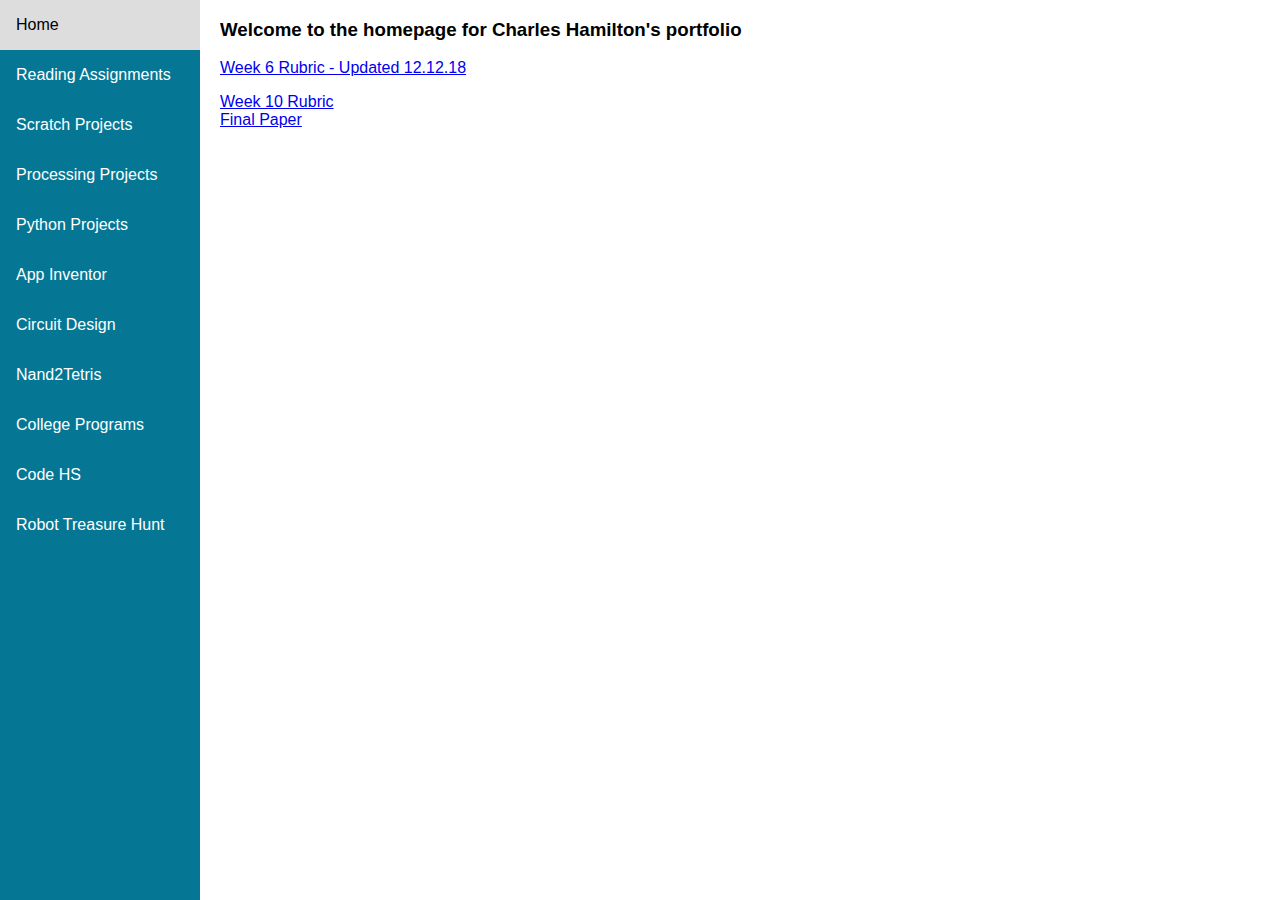
<file: index.html>
<!DOCTYPE html>
<html lang="en">
<head>
<title>Charles Hamilton</title>
<meta charset="utf-8">
<meta name="viewport" content="width=device-width, initial-scale=1">
<style>
* {
    box-sizing: border-box;
}

body {
    margin: 0;
    font-family: Arial, Helvetica, sans-serif;
}

/* Style the side navigation */
.sidenav {
    height: 100%;
    width: 200px;
    position: fixed;
    z-index: 1;
    top: 0;
    left: 0;
    background-color: rgb(5, 119, 148);
    overflow-x: hidden;
}


/* Side navigation links */
.sidenav a {
    color: white;
    padding: 16px;
    text-decoration: none;
    display: block;
}

/* Change color on hover */
.sidenav a:hover {
    background-color: #ddd;
    color: black;
}

/* Style the content */
.content {
    margin-left: 200px;
    padding-left: 20px;
}
</style>
</head>
<body>

<div class="sidenav">
  <a href="https://charlesphamilton.github.io/index.html">Home</a>
  <a href="https://charlesphamilton.github.io/ReadingAssignments/index.html">Reading Assignments</a>
  <a href="https://charlesphamilton.github.io/ScratchPractice/index.html">Scratch Projects</a>
  <a href="https://charlesphamilton.github.io/Processing/index.html">Processing Projects</a>
  <a href="https://charlesphamilton.github.io/Python/index.html">Python Projects</a>
  <a href="https://charlesphamilton.github.io/AppInventor/index.html">App Inventor</a>
  <a href="https://charlesphamilton.github.io/CircuitDesign/index.html">Circuit Design</a>
  <a href="https://charlesphamilton.github.io/Nand2Tetris/index.html">Nand2Tetris</a>
  <a href="https://charlesphamilton.github.io/CollegePrograms/index.html">College Programs</a>
  <a href="https://charlesphamilton.github.io/CodeHS/index.html">Code HS</a>
  <a href="https://charlesphamilton.github.io/RobotTreasureHunt/index.html">Robot Treasure Hunt</a>
  
</div>

<div class="content">
  <h3>Welcome to the homepage for Charles Hamilton's portfolio</h3>
  <p>
      <a href="https://docs.google.com/document/d/1Sf_IGC3nRiGikQU0mp1yWgWSClRr8WnrRWVTs085SEE/edit?usp=sharing">Week 6 Rubric - Updated 12.12.18</a>
    <div></div>
      <a href="https://docs.google.com/document/d/1za-_NiGrXPEbMYbQBMz2qKogXXXrUJ76I1-9YYHHFK4/edit?usp=sharing">Week 10 Rubric</a>
    <div></div>
      <a href="https://docs.google.com/document/d/1FXN6IuhbVE9J3wPTclrMAyCSNjzdr0mqfydme-GMm7Y/edit?usp=sharing">Final Paper</a>  
    </p>
</div>

</body>
</html>
</file>
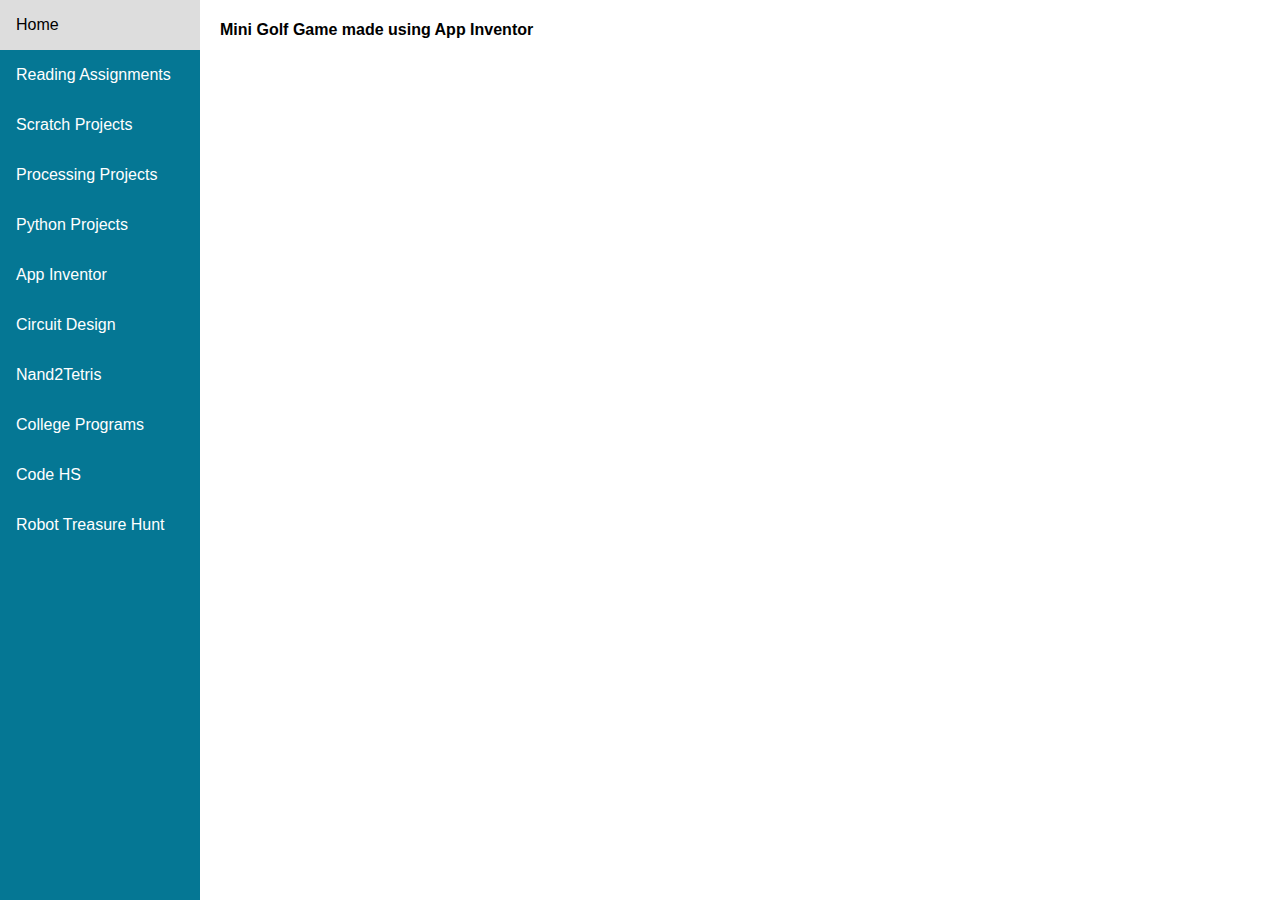
<file: AppInventor/index.html>
<!DOCTYPE html>
<html lang="en">
<head>
<title>Charles Hamilton</title>
<meta charset="utf-8">
<meta name="viewport" content="width=device-width, initial-scale=1">
<style>
* {
    box-sizing: border-box;
}

body {
    margin: 0;
    font-family: Arial, Helvetica, sans-serif;
}

/* Style the side navigation */
.sidenav {
    height: 100%;
    width: 200px;
    position: fixed;
    z-index: 1;
    top: 0;
    left: 0;
    background-color: rgb(5, 119, 148);
    overflow-x: hidden;
}


/* Side navigation links */
.sidenav a {
    color: white;
    padding: 16px;
    text-decoration: none;
    display: block;
}

/* Change color on hover */
.sidenav a:hover {
    background-color: #ddd;
    color: black;
}

/* Style the content */
.content {
    margin-left: 200px;
    padding-left: 20px;
}
</style>
</head>
<body>

<div class="sidenav">
  <a href="https://charlesphamilton.github.io/index.html">Home</a>
  <a href="https://charlesphamilton.github.io/ReadingAssignments/index.html">Reading Assignments</a>
  <a href="https://charlesphamilton.github.io/ScratchPractice/index.html">Scratch Projects</a>
  <a href="https://charlesphamilton.github.io/Processing/index.html">Processing Projects</a>
  <a href="https://charlesphamilton.github.io/Python/index.html">Python Projects</a>
  <a href="https://charlesphamilton.github.io/AppInventor/index.html">App Inventor</a>
  <a href="https://charlesphamilton.github.io/CircuitDesign/index.html">Circuit Design</a>
  <a href="https://charlesphamilton.github.io/Nand2Tetris/index.html">Nand2Tetris</a>
  <a href="https://charlesphamilton.github.io/CollegePrograms/index.html">College Programs</a>
  <a href="https://charlesphamilton.github.io/CodeHS/index.html">Code HS</a>
  <a href="https://charlesphamilton.github.io/RobotTreasureHunt/index.html">Robot Treasure Hunt</a>
</div>

<div class="content">
  <h4>Mini Golf Game made using App Inventor</h4>
  <iframe class="tscplayer_inline smart-player-embed-container-iframe embeddedObject" name="tsc_player" scrolling="no" frameborder="0" type="text/html" style="overflow:hidden;" src="https://www.screencast.com/users/CharlesPHamilton/folders/Default/media/93ddacf1-3d6d-43bc-a744-28f88c534d21/embed" height="640" width="360" webkitallowfullscreen mozallowfullscreen allowfullscreen></iframe>

</div>

</body>
</html>
</file>
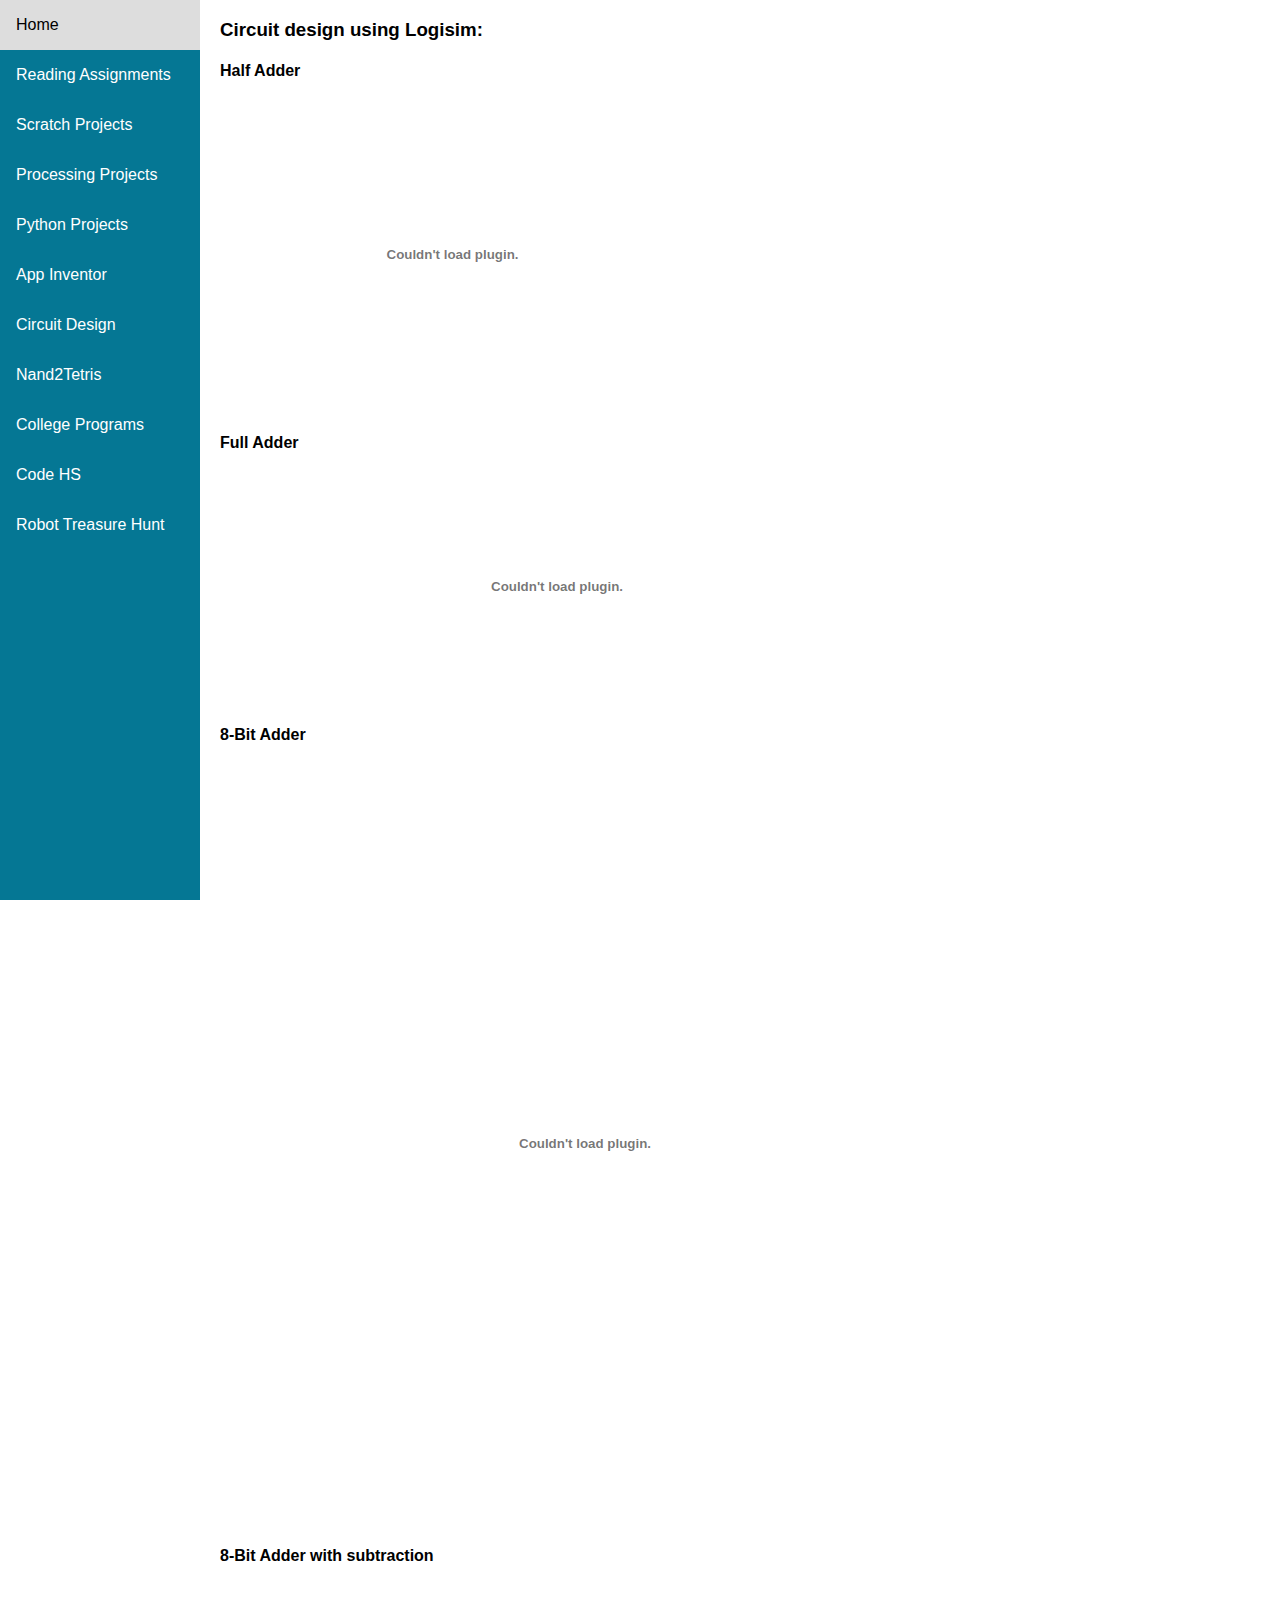
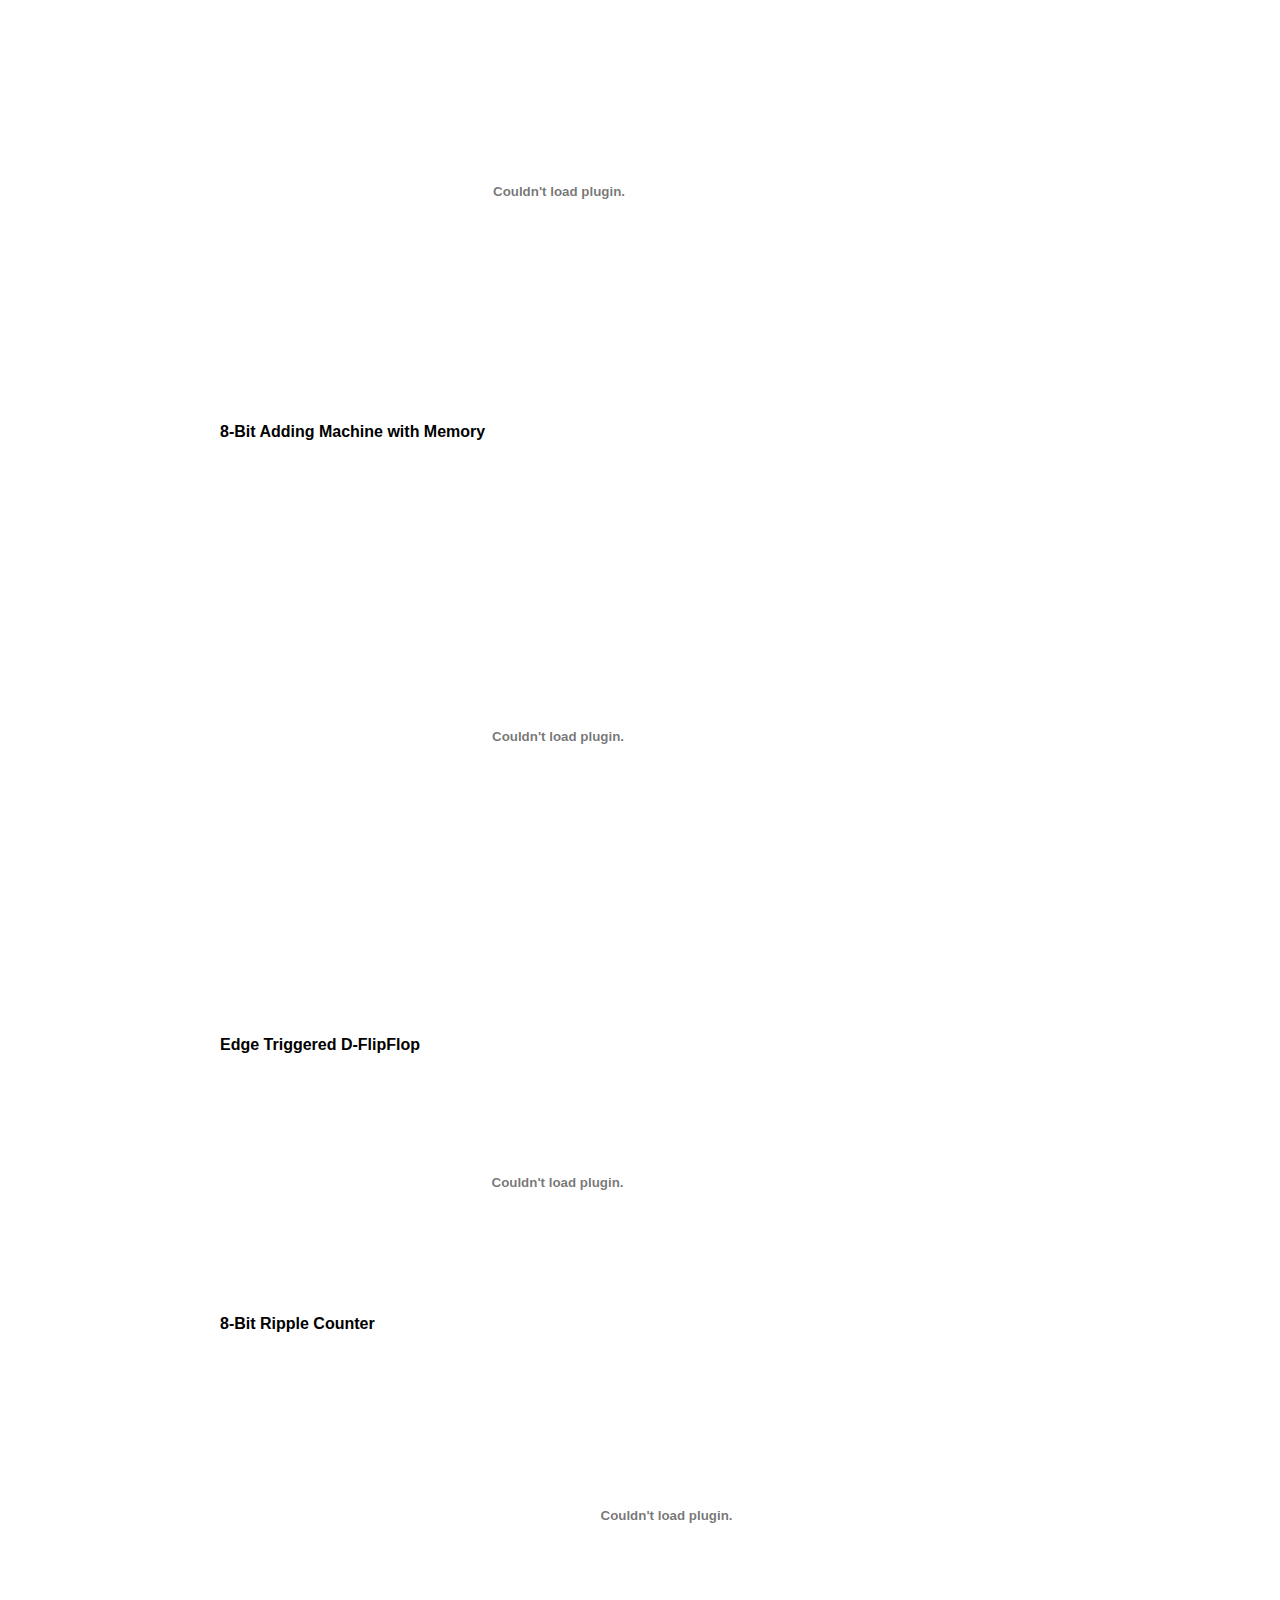
<file: CircuitDesign/index.html>
<!DOCTYPE html>
<html lang="en">
<head>
<title>Charles Hamilton</title>
<meta charset="utf-8">
<meta name="viewport" content="width=device-width, initial-scale=1">
<style>
* {
    box-sizing: border-box;
}

body {
    margin: 0;
    font-family: Arial, Helvetica, sans-serif;
}

/* Style the side navigation */
.sidenav {
    height: 100%;
    width: 200px;
    position: fixed;
    z-index: 1;
    top: 0;
    left: 0;
    background-color: rgb(5, 119, 148);
    overflow-x: hidden;
}


/* Side navigation links */
.sidenav a {
    color: white;
    padding: 16px;
    text-decoration: none;
    display: block;
}

/* Change color on hover */
.sidenav a:hover {
    background-color: #ddd;
    color: black;
}

/* Style the content */
.content {
    margin-left: 200px;
    padding-left: 20px;
}
</style>
</head>
<body>

<div class="sidenav">
  <a href="https://charlesphamilton.github.io/index.html">Home</a>
  <a href="https://charlesphamilton.github.io/ReadingAssignments/index.html">Reading Assignments</a>
  <a href="https://charlesphamilton.github.io/ScratchPractice/index.html">Scratch Projects</a>
  <a href="https://charlesphamilton.github.io/Processing/index.html">Processing Projects</a>
  <a href="https://charlesphamilton.github.io/Python/index.html">Python Projects</a>
  <a href="https://charlesphamilton.github.io/AppInventor/index.html">App Inventor</a>
  <a href="https://charlesphamilton.github.io/CircuitDesign/index.html">Circuit Design</a>
  <a href="https://charlesphamilton.github.io/Nand2Tetris/index.html">Nand2Tetris</a>
  <a href="https://charlesphamilton.github.io/CollegePrograms/index.html">College Programs</a>
  <a href="https://charlesphamilton.github.io/CodeHS/index.html">Code HS</a>
  <a href="https://charlesphamilton.github.io/RobotTreasureHunt/index.html">Robot Treasure Hunt</a>
</div>

<div class="content">
  <h3>Circuit design using Logisim:</h3>
  <h4>Half Adder</h4>
  <object id="scPlayer"  width="465" height="307" type="application/x-shockwave-flash" data="https://content.screencast.com/users/CharlesPHamilton/folders/Jing/media/9b1ab68a-37a1-4e83-b716-cce8d2c23d73/jingswfplayer.swf" >
    <param name="movie" value="https://content.screencast.com/users/CharlesPHamilton/folders/Jing/media/9b1ab68a-37a1-4e83-b716-cce8d2c23d73/jingswfplayer.swf" />
    <param name="quality" value="high" />
    <param name="bgcolor" value="#FFFFFF" />
    <param name="flashVars" value="thumb=https://content.screencast.com/users/CharlesPHamilton/folders/Jing/media/9b1ab68a-37a1-4e83-b716-cce8d2c23d73/FirstFrame.jpg&containerwidth=465&containerheight=307&content=https://content.screencast.com/users/CharlesPHamilton/folders/Jing/media/9b1ab68a-37a1-4e83-b716-cce8d2c23d73/Half%20Adder.swf&blurover=false" />
    <param name="allowFullScreen" value="true" />
    <param name="scale" value="showall" />
    <param name="allowScriptAccess" value="always" />
    <param name="base" value="https://content.screencast.com/users/CharlesPHamilton/folders/Jing/media/9b1ab68a-37a1-4e83-b716-cce8d2c23d73/" />
  </object>
  <h4>Full Adder</h4>
  <object id="scPlayer"  width="674" height="228" type="application/x-shockwave-flash" data="https://content.screencast.com/users/CharlesPHamilton/folders/Jing/media/d44802a2-d19e-4caa-b55f-f6bd6960eee5/jingswfplayer.swf" >
    <param name="movie" value="https://content.screencast.com/users/CharlesPHamilton/folders/Jing/media/d44802a2-d19e-4caa-b55f-f6bd6960eee5/jingswfplayer.swf" />
    <param name="quality" value="high" />
    <param name="bgcolor" value="#FFFFFF" />
    <param name="flashVars" value="thumb=https://content.screencast.com/users/CharlesPHamilton/folders/Jing/media/d44802a2-d19e-4caa-b55f-f6bd6960eee5/FirstFrame.jpg&containerwidth=674&containerheight=228&content=https://content.screencast.com/users/CharlesPHamilton/folders/Jing/media/d44802a2-d19e-4caa-b55f-f6bd6960eee5/Full%20Adder.swf&blurover=false" />
    <param name="allowFullScreen" value="true" />
    <param name="scale" value="showall" />
    <param name="allowScriptAccess" value="always" />
    <param name="base" value="https://content.screencast.com/users/CharlesPHamilton/folders/Jing/media/d44802a2-d19e-4caa-b55f-f6bd6960eee5/" />    
  </object>
  <h4>8-Bit Adder</h4>
  <object id="scPlayer"  width="730" height="756" type="application/x-shockwave-flash" data="https://content.screencast.com/users/CharlesPHamilton/folders/Jing/media/8c7ba6cd-9259-47f3-beb2-8e56cad52099/jingswfplayer.swf" >
    <param name="movie" value="https://content.screencast.com/users/CharlesPHamilton/folders/Jing/media/8c7ba6cd-9259-47f3-beb2-8e56cad52099/jingswfplayer.swf" />
    <param name="quality" value="high" />
    <param name="bgcolor" value="#FFFFFF" />
    <param name="flashVars" value="thumb=https://content.screencast.com/users/CharlesPHamilton/folders/Jing/media/8c7ba6cd-9259-47f3-beb2-8e56cad52099/FirstFrame.jpg&containerwidth=730&containerheight=756&content=https://content.screencast.com/users/CharlesPHamilton/folders/Jing/media/8c7ba6cd-9259-47f3-beb2-8e56cad52099/8-Bit%20Adder.swf&blurover=false" />
    <param name="allowFullScreen" value="true" />
    <param name="scale" value="showall" />
    <param name="allowScriptAccess" value="always" />
    <param name="base" value="https://content.screencast.com/users/CharlesPHamilton/folders/Jing/media/8c7ba6cd-9259-47f3-beb2-8e56cad52099/" />
  </object>
  <h4>8-Bit Adder with subtraction</h4>
  <object id="scPlayer"  width="678" height="412" type="application/x-shockwave-flash" data="https://content.screencast.com/users/CharlesPHamilton/folders/Jing/media/7bfb32c3-4bb9-4834-af0b-35f360a89490/jingswfplayer.swf" >
    <param name="movie" value="https://content.screencast.com/users/CharlesPHamilton/folders/Jing/media/7bfb32c3-4bb9-4834-af0b-35f360a89490/jingswfplayer.swf" />
    <param name="quality" value="high" />
    <param name="bgcolor" value="#FFFFFF" />
    <param name="flashVars" value="thumb=https://content.screencast.com/users/CharlesPHamilton/folders/Jing/media/7bfb32c3-4bb9-4834-af0b-35f360a89490/FirstFrame.jpg&containerwidth=678&containerheight=412&content=https://content.screencast.com/users/CharlesPHamilton/folders/Jing/media/7bfb32c3-4bb9-4834-af0b-35f360a89490/8-Bit_adder_with_subtraction.swf&blurover=false" />
    <param name="allowFullScreen" value="true" />
    <param name="scale" value="showall" />
    <param name="allowScriptAccess" value="always" />
    <param name="base" value="https://content.screencast.com/users/CharlesPHamilton/folders/Jing/media/7bfb32c3-4bb9-4834-af0b-35f360a89490/" />
  </object>
  <h4>8-Bit Adding Machine with Memory</h4>
  <object id="scPlayer"  width="676" height="548" type="application/x-shockwave-flash" data="https://content.screencast.com/users/CharlesPHamilton/folders/Jing/media/31fef1a2-fa27-48db-b836-586fbc83eff4/jingswfplayer.swf" >
    <param name="movie" value="https://content.screencast.com/users/CharlesPHamilton/folders/Jing/media/31fef1a2-fa27-48db-b836-586fbc83eff4/jingswfplayer.swf" />
    <param name="quality" value="high" />
    <param name="bgcolor" value="#FFFFFF" />
    <param name="flashVars" value="thumb=https://content.screencast.com/users/CharlesPHamilton/folders/Jing/media/31fef1a2-fa27-48db-b836-586fbc83eff4/FirstFrame.jpg&containerwidth=676&containerheight=548&content=https://content.screencast.com/users/CharlesPHamilton/folders/Jing/media/31fef1a2-fa27-48db-b836-586fbc83eff4/2018-11-25_1848.swf&blurover=false" />
    <param name="allowFullScreen" value="true" />
    <param name="scale" value="showall" />
    <param name="allowScriptAccess" value="always" />
    <param name="base" value="https://content.screencast.com/users/CharlesPHamilton/folders/Jing/media/31fef1a2-fa27-48db-b836-586fbc83eff4/" />
   </object>
  <h4>Edge Triggered D-FlipFlop</h4>
  <object id="scPlayer"  width="675" height="215" type="application/x-shockwave-flash" data="https://content.screencast.com/users/CharlesPHamilton/folders/Jing/media/5b4ff4ef-5855-4936-9683-056ba5448e94/jingswfplayer.swf" >
    <param name="movie" value="https://content.screencast.com/users/CharlesPHamilton/folders/Jing/media/5b4ff4ef-5855-4936-9683-056ba5448e94/jingswfplayer.swf" />
    <param name="quality" value="high" />
    <param name="bgcolor" value="#FFFFFF" />
    <param name="flashVars" value="thumb=https://content.screencast.com/users/CharlesPHamilton/folders/Jing/media/5b4ff4ef-5855-4936-9683-056ba5448e94/FirstFrame.jpg&containerwidth=675&containerheight=215&content=https://content.screencast.com/users/CharlesPHamilton/folders/Jing/media/5b4ff4ef-5855-4936-9683-056ba5448e94/edge-triggered%20D-type%20flip-flop.swf&blurover=false" />
    <param name="allowFullScreen" value="true" />
    <param name="scale" value="showall" />
    <param name="allowScriptAccess" value="always" />
    <param name="base" value="https://content.screencast.com/users/CharlesPHamilton/folders/Jing/media/5b4ff4ef-5855-4936-9683-056ba5448e94/" />
  </object>
  <h4>8-Bit Ripple Counter</h4>
  <object id="scPlayer"  width="893" height="322" type="application/x-shockwave-flash" data="https://content.screencast.com/users/CharlesPHamilton/folders/Jing/media/254929b5-c9d2-41cd-8a5d-54bba0473b25/jingswfplayer.swf" >
  <param name="movie" value="https://content.screencast.com/users/CharlesPHamilton/folders/Jing/media/254929b5-c9d2-41cd-8a5d-54bba0473b25/jingswfplayer.swf" />
  <param name="quality" value="high" />
  <param name="bgcolor" value="#FFFFFF" />
  <param name="flashVars" value="thumb=https://content.screencast.com/users/CharlesPHamilton/folders/Jing/media/254929b5-c9d2-41cd-8a5d-54bba0473b25/FirstFrame.jpg&containerwidth=893&containerheight=322&content=https://content.screencast.com/users/CharlesPHamilton/folders/Jing/media/254929b5-c9d2-41cd-8a5d-54bba0473b25/2018-12-11_1516.swf&blurover=false" />
  <param name="allowFullScreen" value="true" />
  <param name="scale" value="showall" />
  <param name="allowScriptAccess" value="always" />
  <param name="base" value="https://content.screencast.com/users/CharlesPHamilton/folders/Jing/media/254929b5-c9d2-41cd-8a5d-54bba0473b25/" />
  </object>
</div>

</body>
</html>
</file>
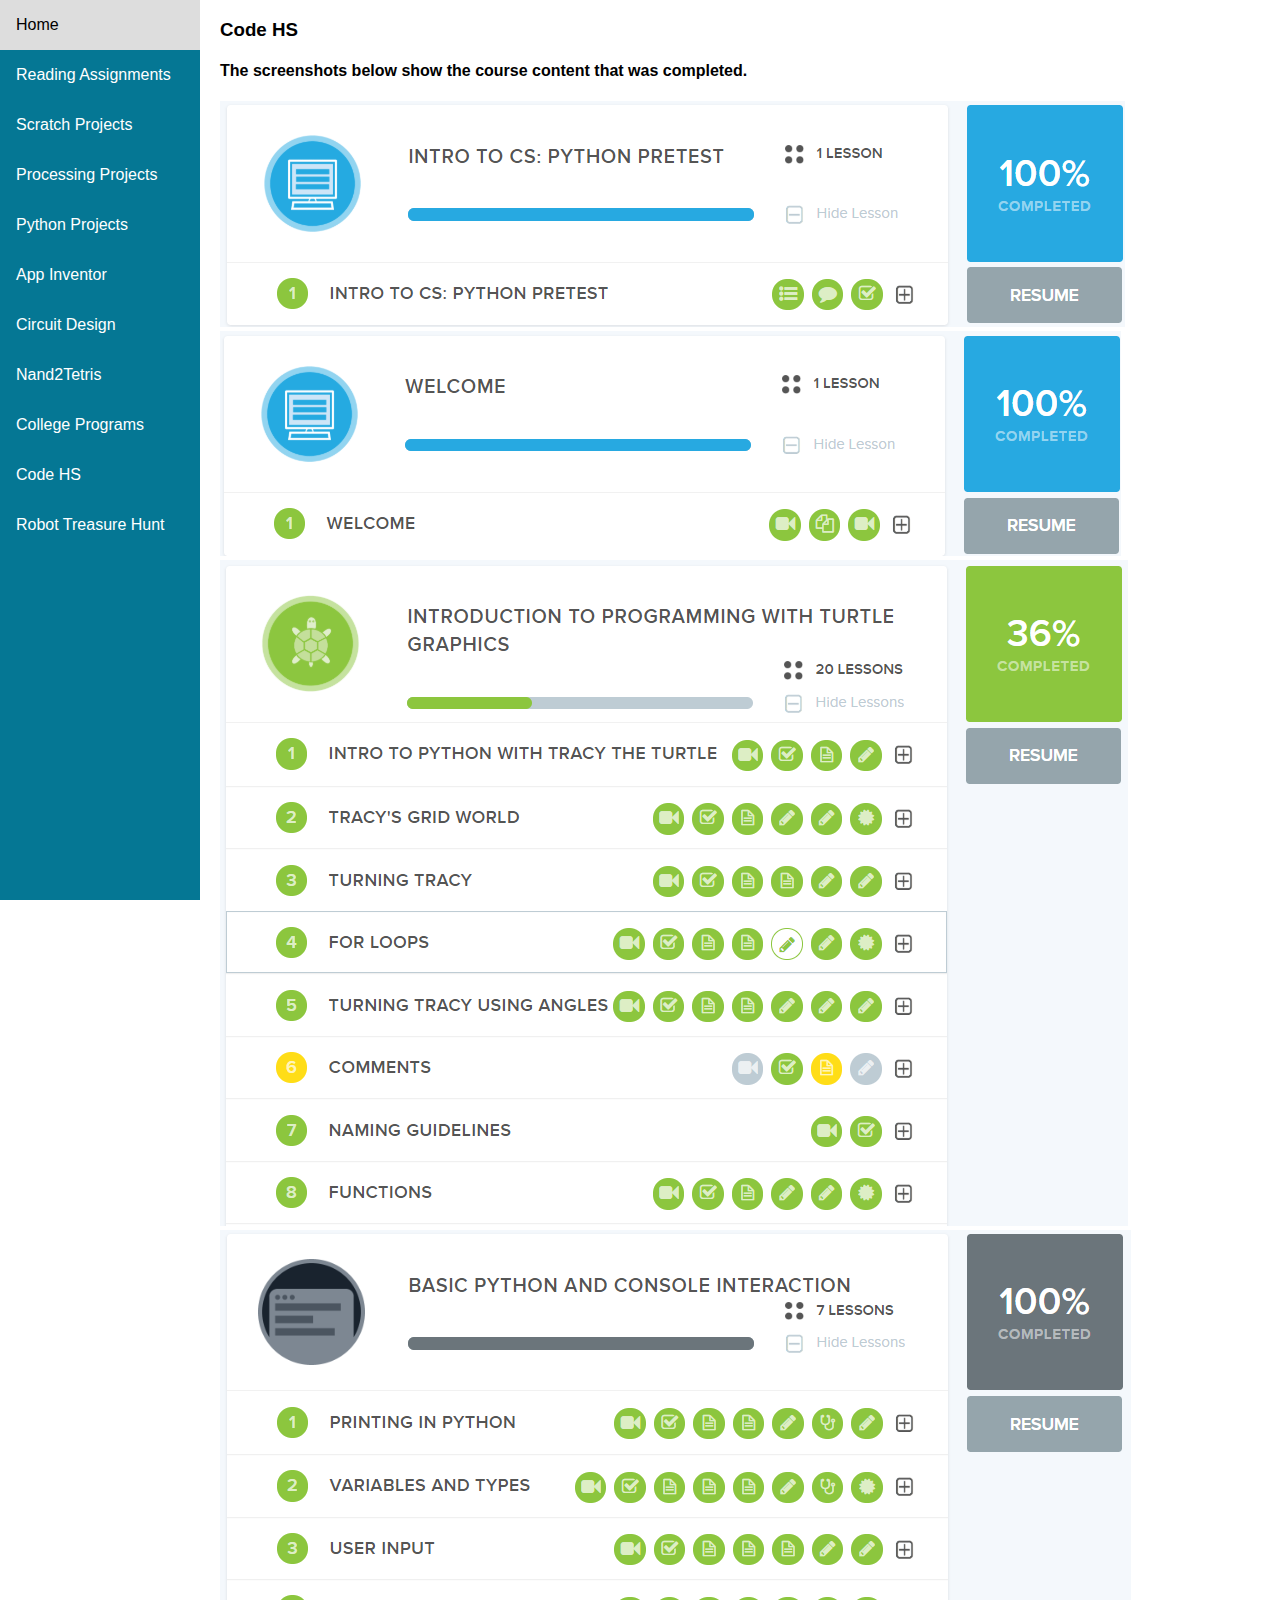
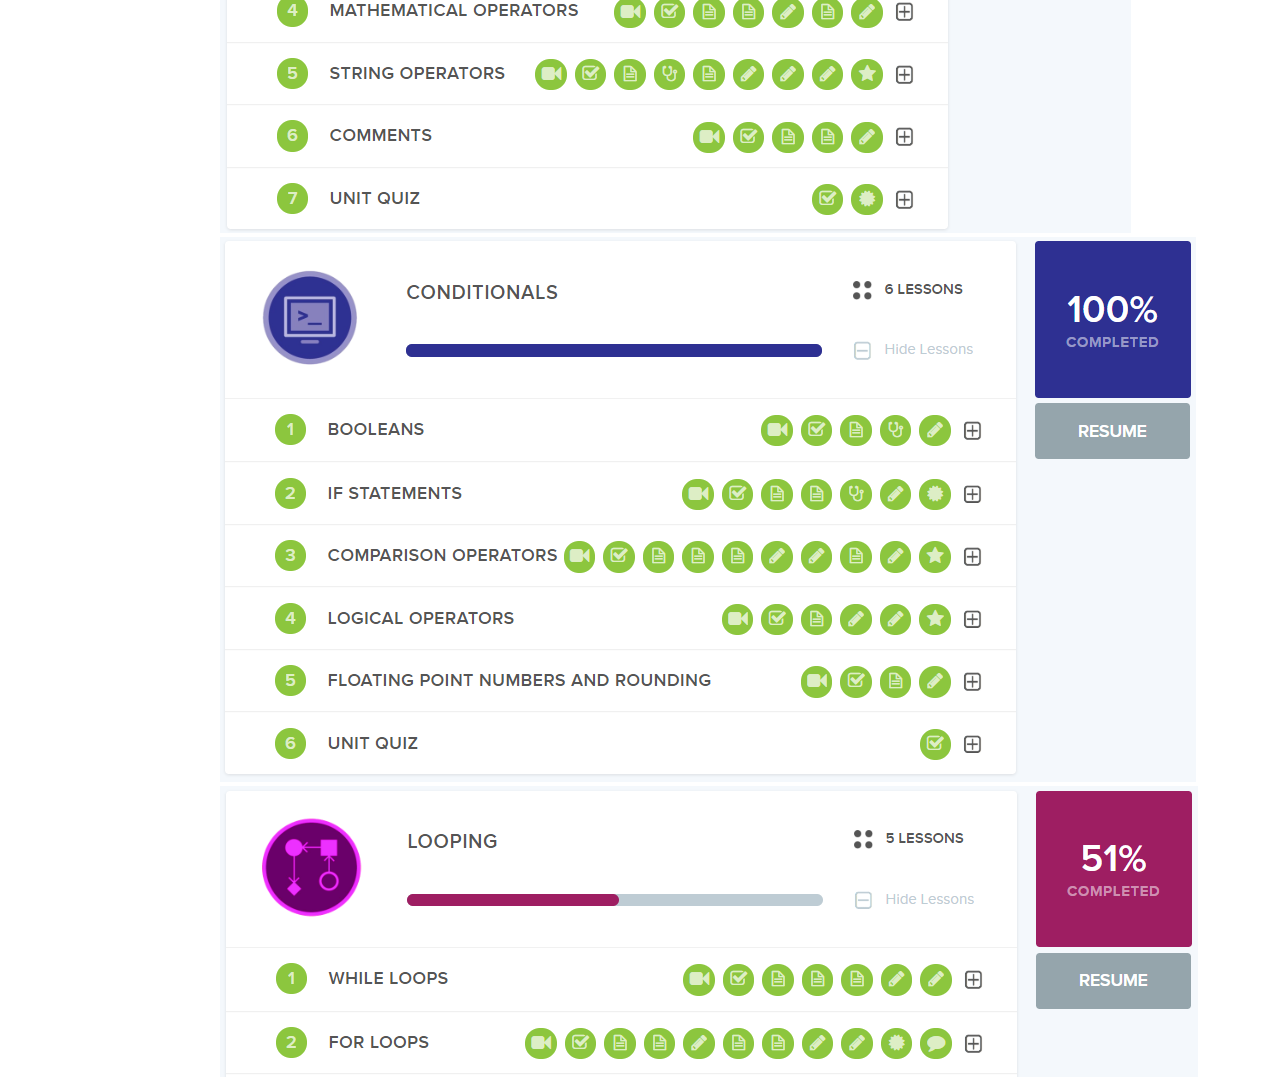
<file: CodeHS/index.html>
<!DOCTYPE html>
<html lang="en">
<head>
<title>Charles Hamilton</title>
<meta charset="utf-8">
<meta name="viewport" content="width=device-width, initial-scale=1">
<style>
* {
    box-sizing: border-box;
}

body {
    margin: 0;
    font-family: Arial, Helvetica, sans-serif;
}

/* Style the side navigation */
.sidenav {
    height: 100%;
    width: 200px;
    position: fixed;
    z-index: 1;
    top: 0;
    left: 0;
    background-color: rgb(5, 119, 148);
    overflow-x: hidden;
}


/* Side navigation links */
.sidenav a {
    color: white;
    padding: 16px;
    text-decoration: none;
    display: block;
}

/* Change color on hover */
.sidenav a:hover {
    background-color: #ddd;
    color: black;
}

/* Style the content */
.content {
    margin-left: 200px;
    padding-left: 20px;
}
</style>
</head>
<body>

<div class="sidenav">
  <a href="https://charlesphamilton.github.io/index.html">Home</a>
  <a href="https://charlesphamilton.github.io/ReadingAssignments/index.html">Reading Assignments</a>
  <a href="https://charlesphamilton.github.io/ScratchPractice/index.html">Scratch Projects</a>
  <a href="https://charlesphamilton.github.io/Processing/index.html">Processing Projects</a>
  <a href="https://charlesphamilton.github.io/Python/index.html">Python Projects</a>
  <a href="https://charlesphamilton.github.io/AppInventor/index.html">App Inventor</a>
  <a href="https://charlesphamilton.github.io/CircuitDesign/index.html">Circuit Design</a>
  <a href="https://charlesphamilton.github.io/Nand2Tetris/index.html">Nand2Tetris</a>
  <a href="https://charlesphamilton.github.io/CollegePrograms/index.html">College Programs</a>
  <a href="https://charlesphamilton.github.io/CodeHS/index.html">Code HS</a>
  <a href="https://charlesphamilton.github.io/RobotTreasureHunt/index.html">Robot Treasure Hunt</a>
</div>

<div class="content">
    <h3>Code HS</h3>
    <h4>The screenshots below show the course content that was completed.</h4>
    <img src=images/codehs1.PNG>
    <div></div>
    <img src=images/codehs2.PNG>
    <div></div>
    <img src=images/codehs3.PNG>
    <div></div>
    <img src=images/codehs4.PNG>
    <div></div>
    <img src=images/codehs5.PNG>
    <div></div>
    <img src=images/codehs6.PNG>
    <div></div>
</div>

</body>
</html>
</file>
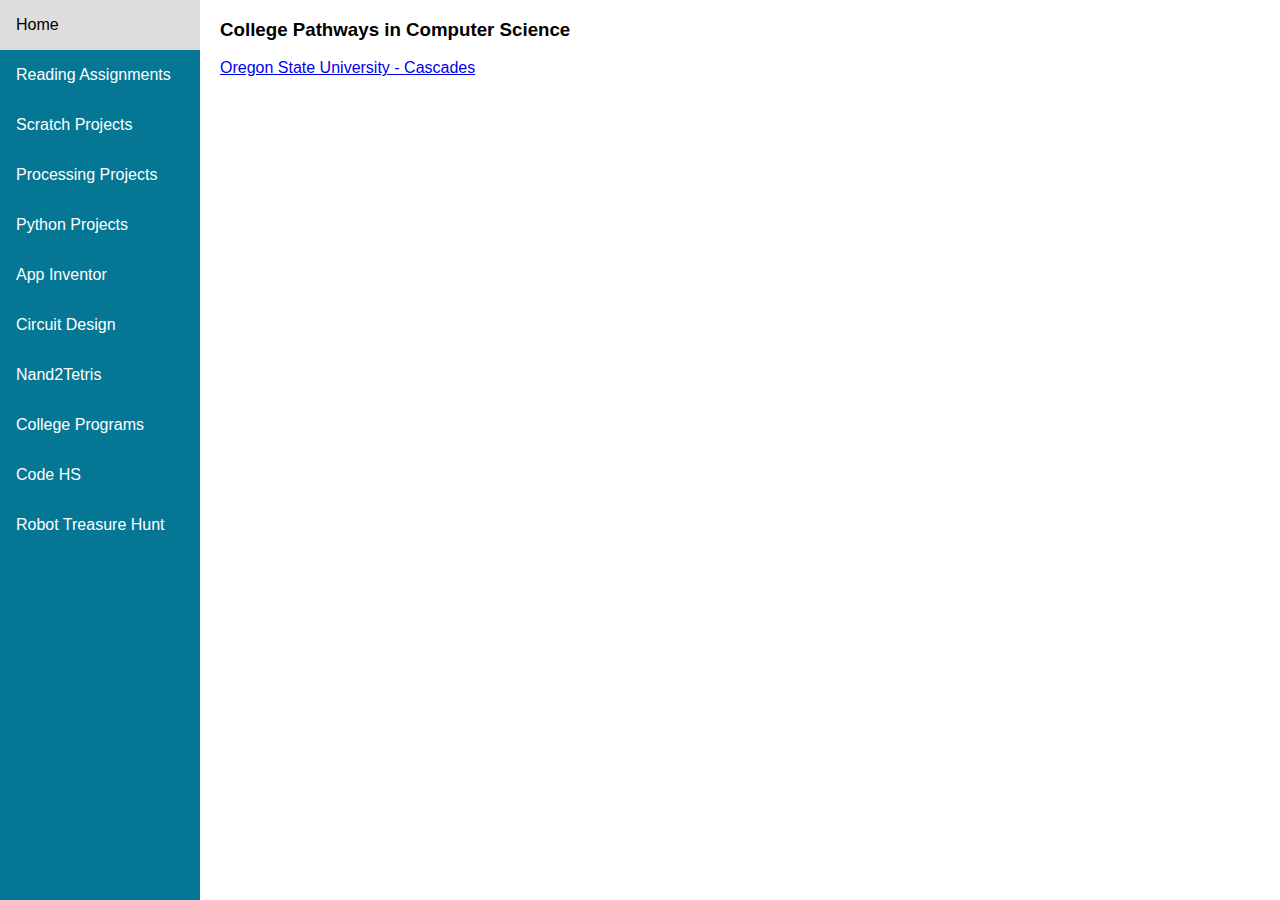
<file: CollegePrograms/index.html>
<!DOCTYPE html>
<html lang="en">
<head>
<title>Charles Hamilton</title>
<meta charset="utf-8">
<meta name="viewport" content="width=device-width, initial-scale=1">
<style>
* {
    box-sizing: border-box;
}

body {
    margin: 0;
    font-family: Arial, Helvetica, sans-serif;
}

/* Style the side navigation */
.sidenav {
    height: 100%;
    width: 200px;
    position: fixed;
    z-index: 1;
    top: 0;
    left: 0;
    background-color: rgb(5, 119, 148);
    overflow-x: hidden;
}


/* Side navigation links */
.sidenav a {
    color: white;
    padding: 16px;
    text-decoration: none;
    display: block;
}

/* Change color on hover */
.sidenav a:hover {
    background-color: #ddd;
    color: black;
}

/* Style the content */
.content {
    margin-left: 200px;
    padding-left: 20px;
}
</style>
</head>
<body>

<div class="sidenav">
  <a href="https://charlesphamilton.github.io/index.html">Home</a>
  <a href="https://charlesphamilton.github.io/ReadingAssignments/index.html">Reading Assignments</a>
  <a href="https://charlesphamilton.github.io/ScratchPractice/index.html">Scratch Projects</a>
  <a href="https://charlesphamilton.github.io/Processing/index.html">Processing Projects</a>
  <a href="https://charlesphamilton.github.io/Python/index.html">Python Projects</a>
  <a href="https://charlesphamilton.github.io/AppInventor/index.html">App Inventor</a>
  <a href="https://charlesphamilton.github.io/CircuitDesign/index.html">Circuit Design</a>
  <a href="https://charlesphamilton.github.io/Nand2Tetris/index.html">Nand2Tetris</a>
  <a href="https://charlesphamilton.github.io/CollegePrograms/index.html">College Programs</a>
  <a href="https://charlesphamilton.github.io/CodeHS/index.html">Code HS</a>
  <a href="https://charlesphamilton.github.io/RobotTreasureHunt/index.html">Robot Treasure Hunt</a>
</div>

<div class="content">
    <h3>College Pathways in Computer Science</h3>
    <a href="https://docs.google.com/document/d/1GEnq31yiAMpuB9WG7ZFCjvvi8jBn03x6w4US80CTnBE/edit?usp=sharing">Oregon State University - Cascades</a>
</div>

</body>
</html>
</file>
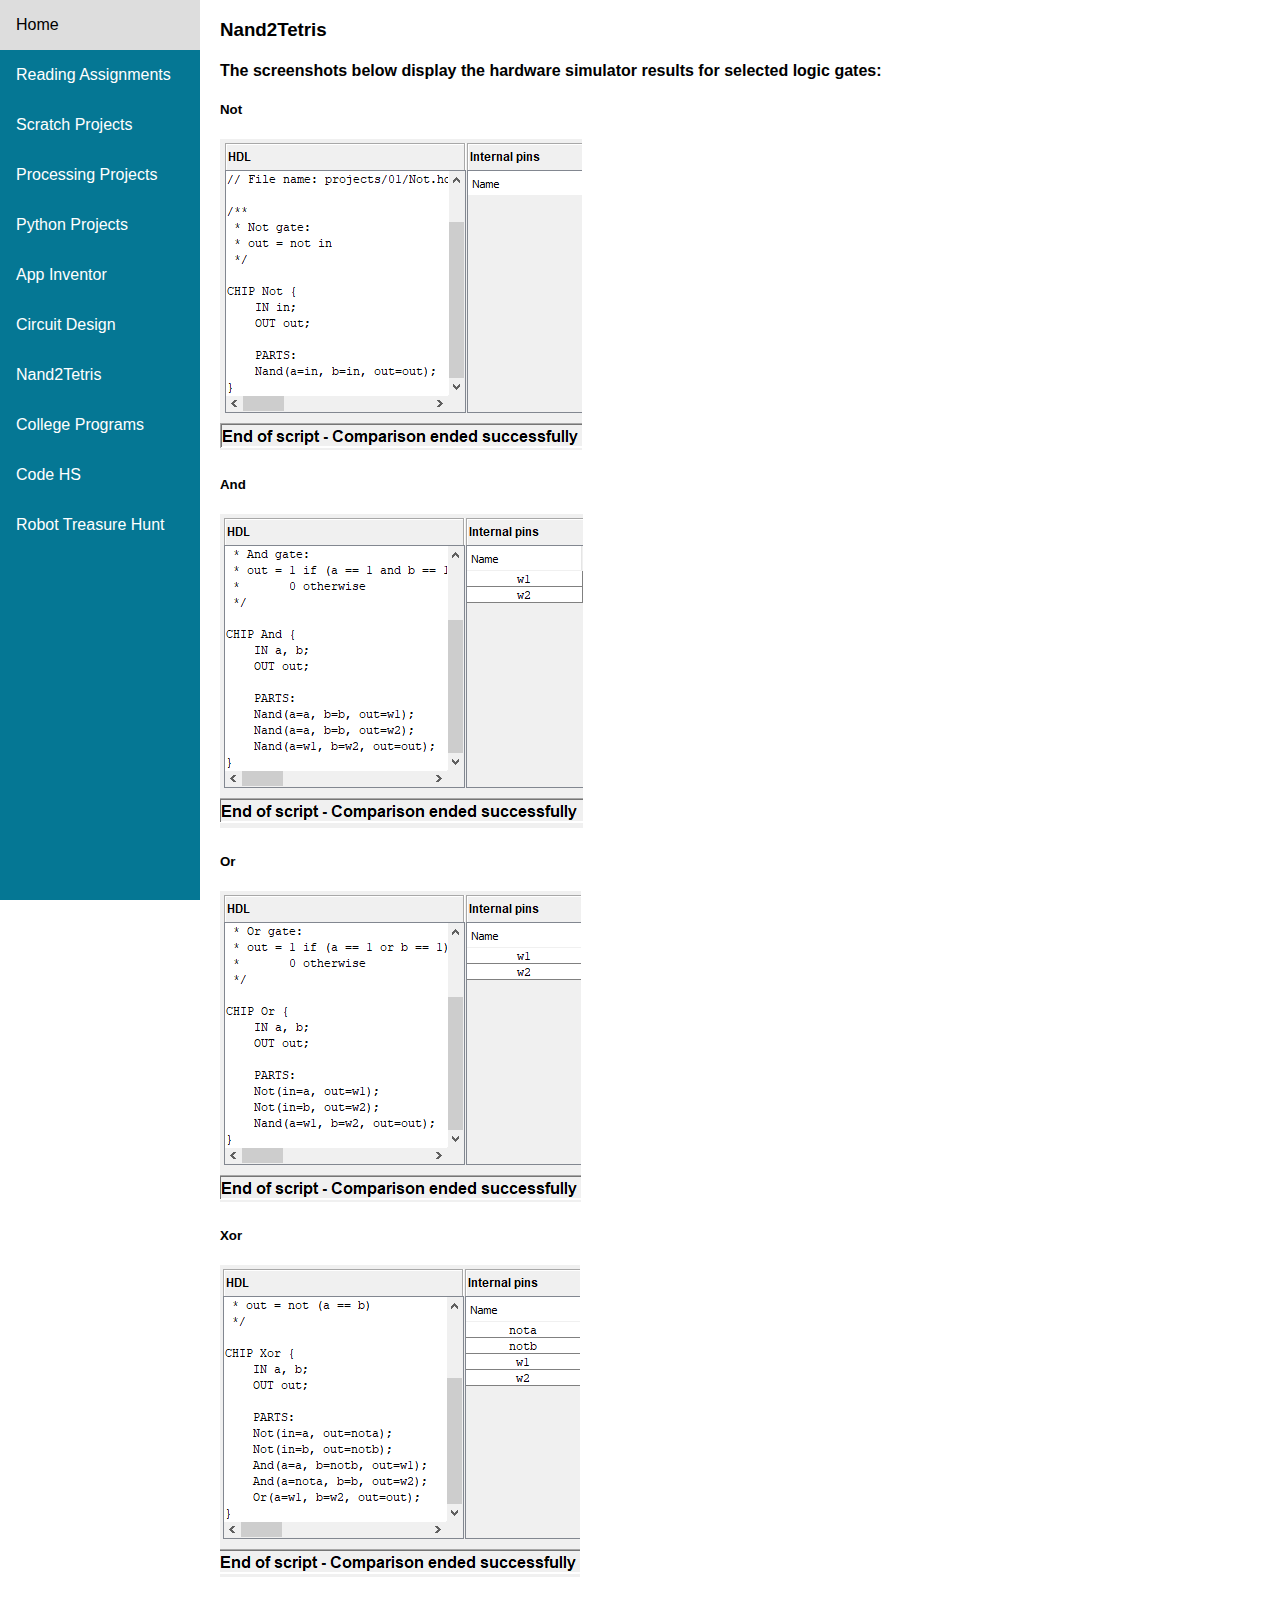
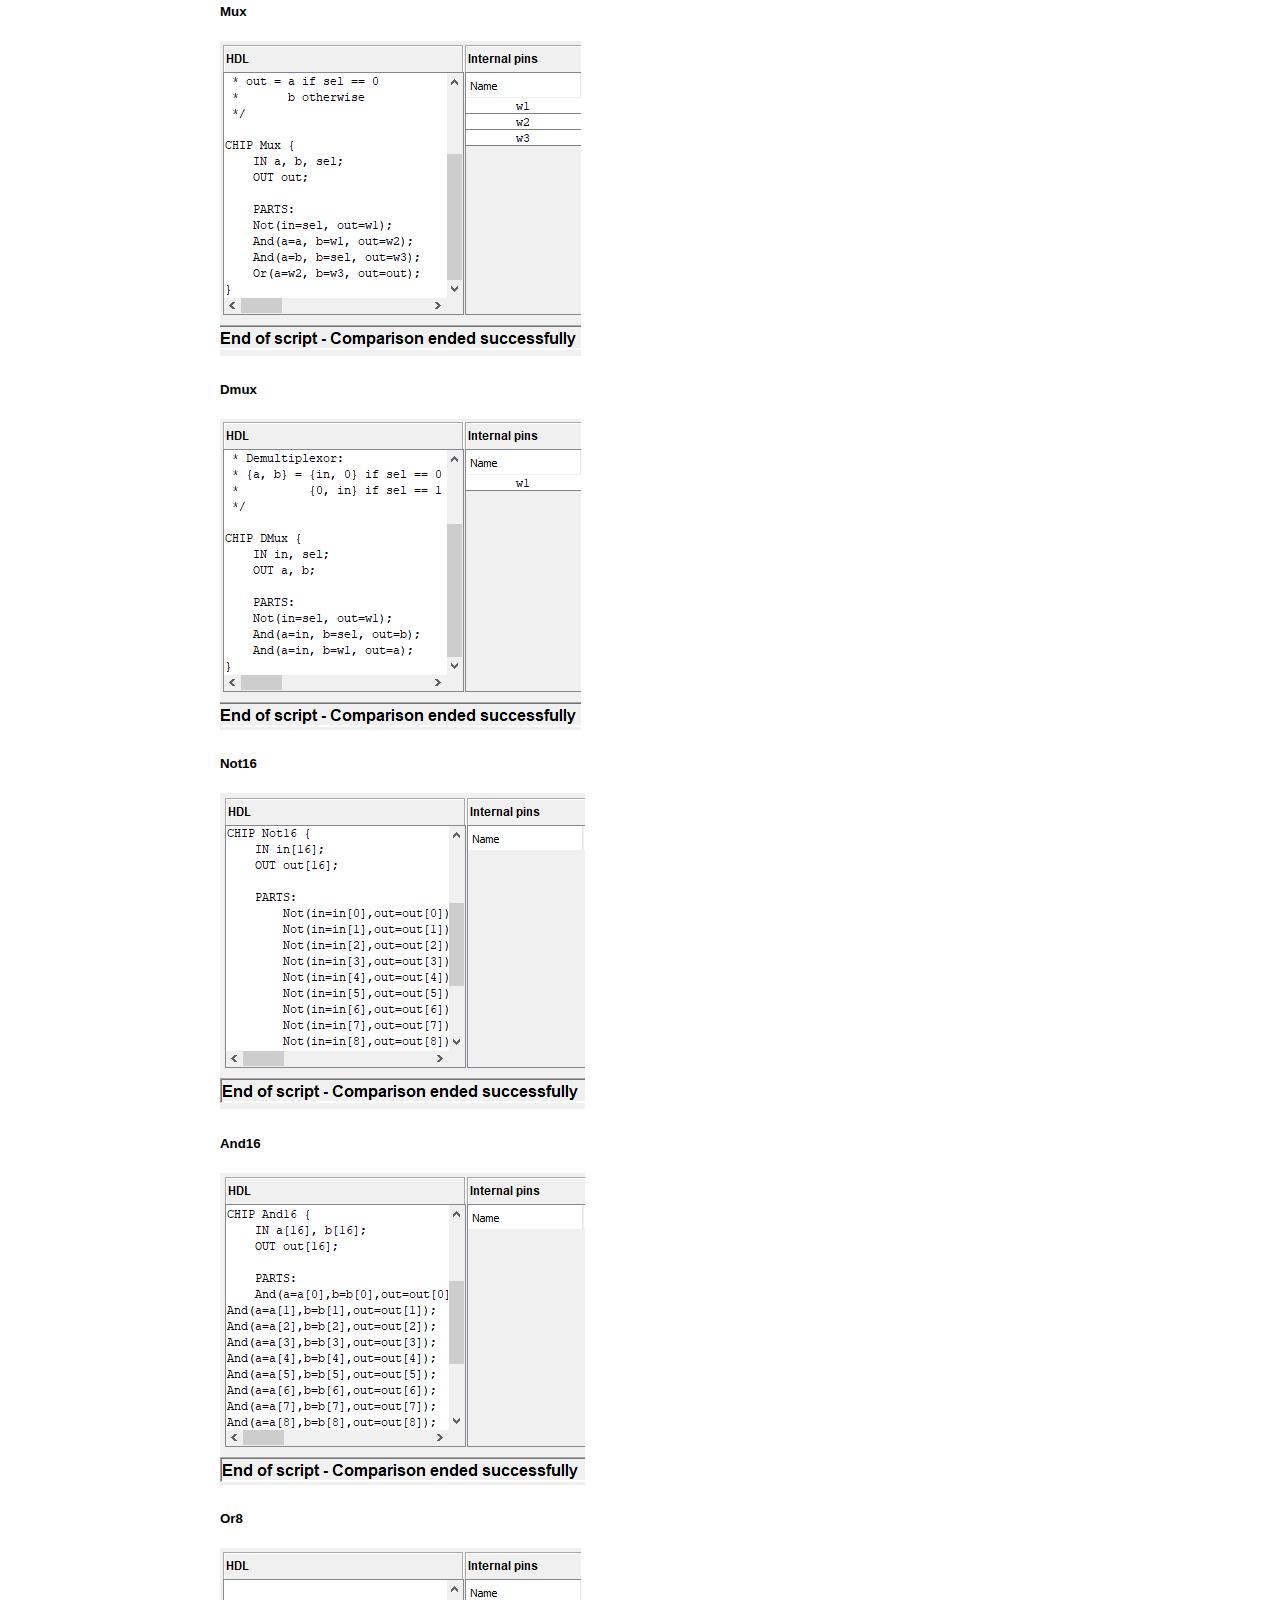
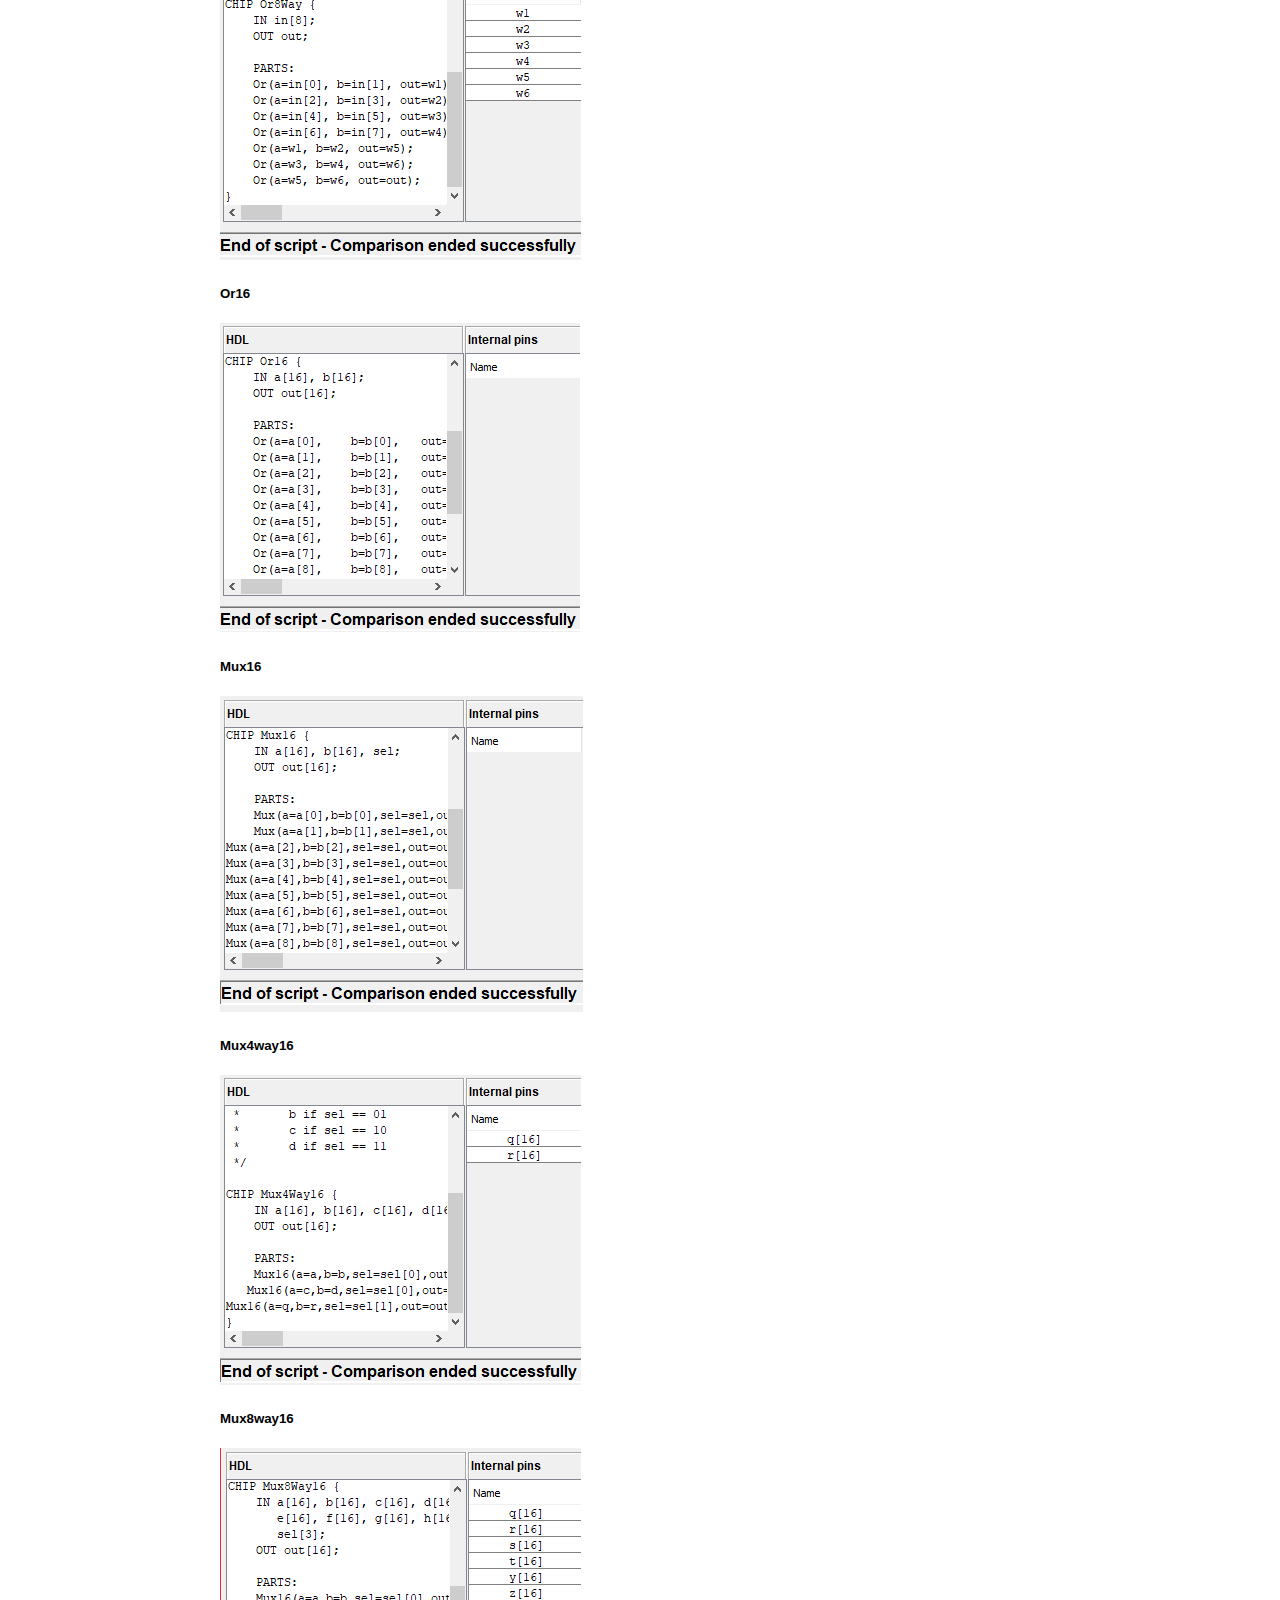
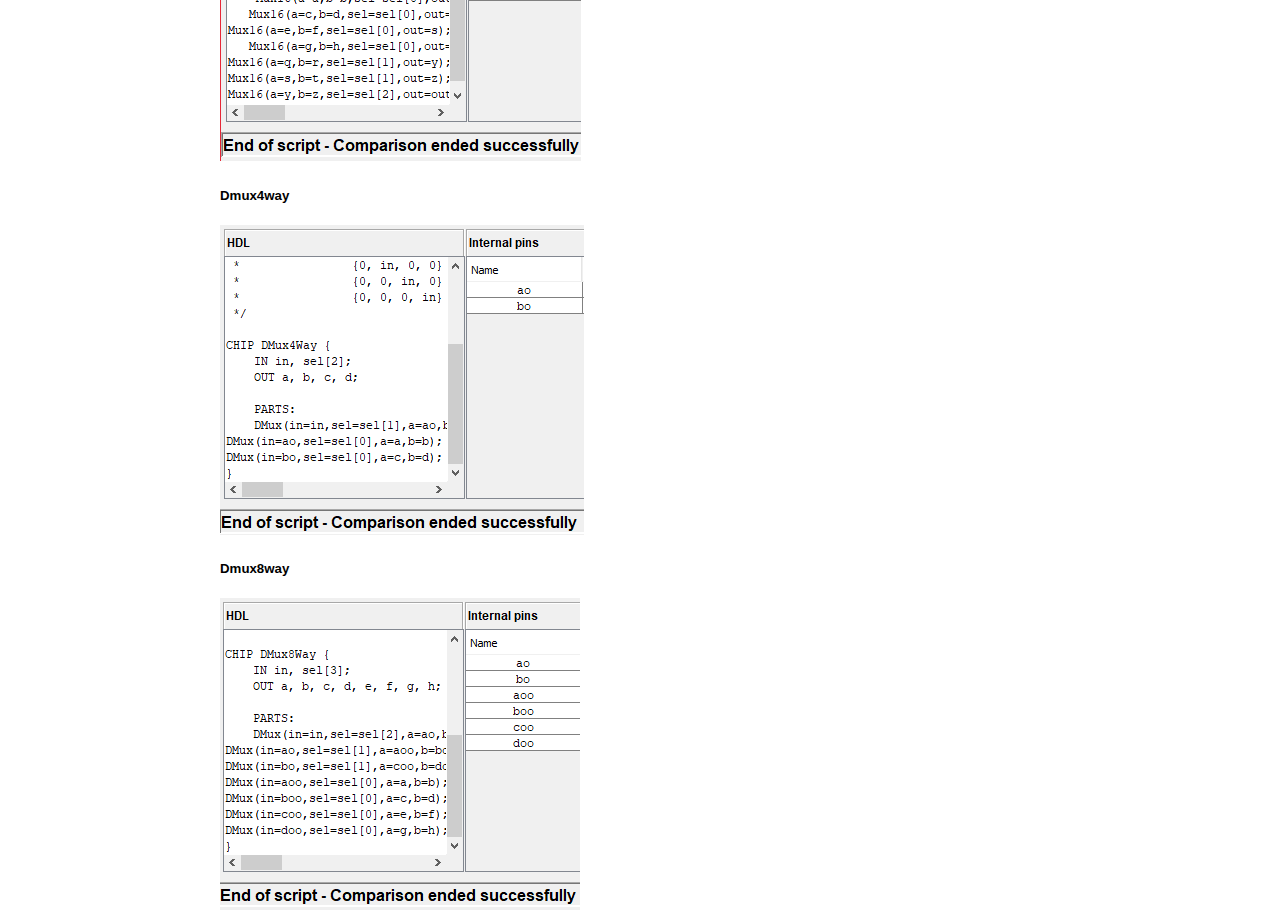
<file: Nand2Tetris/index.html>
<!DOCTYPE html>
<html lang="en">
<head>
<title>Charles Hamilton</title>
<meta charset="utf-8">
<meta name="viewport" content="width=device-width, initial-scale=1">
<style>
* {
    box-sizing: border-box;
}

body {
    margin: 0;
    font-family: Arial, Helvetica, sans-serif;
}

/* Style the side navigation */
.sidenav {
    height: 100%;
    width: 200px;
    position: fixed;
    z-index: 1;
    top: 0;
    left: 0;
    background-color: rgb(5, 119, 148);
    overflow-x: hidden;
}


/* Side navigation links */
.sidenav a {
    color: white;
    padding: 16px;
    text-decoration: none;
    display: block;
}

/* Change color on hover */
.sidenav a:hover {
    background-color: #ddd;
    color: black;
}

/* Style the content */
.content {
    margin-left: 200px;
    padding-left: 20px;
}
</style>
</head>
<body>

<div class="sidenav">
  <a href="https://charlesphamilton.github.io/index.html">Home</a>
  <a href="https://charlesphamilton.github.io/ReadingAssignments/index.html">Reading Assignments</a>
  <a href="https://charlesphamilton.github.io/ScratchPractice/index.html">Scratch Projects</a>
  <a href="https://charlesphamilton.github.io/Processing/index.html">Processing Projects</a>
  <a href="https://charlesphamilton.github.io/Python/index.html">Python Projects</a>
  <a href="https://charlesphamilton.github.io/AppInventor/index.html">App Inventor</a>
  <a href="https://charlesphamilton.github.io/CircuitDesign/index.html">Circuit Design</a>
  <a href="https://charlesphamilton.github.io/Nand2Tetris/index.html">Nand2Tetris</a>
  <a href="https://charlesphamilton.github.io/CollegePrograms/index.html">College Programs</a>
  <a href="https://charlesphamilton.github.io/CodeHS/index.html">Code HS</a>
  <a href="https://charlesphamilton.github.io/RobotTreasureHunt/index.html">Robot Treasure Hunt</a>
</div>

<div class="content">
    <h3>Nand2Tetris</h3>
    <h4>The screenshots below display the hardware simulator results for selected logic gates:</h4>
    <h5>Not</h5>
    <img src="images/not.PNG" alt="Not">
    <h5>And</h5>
    <img src="images/and.PNG" alt="And">
    <h5>Or</h5>
    <img src="images/or.PNG" alt="Or">
    <h5>Xor</h5>
    <img src="images/xor.PNG" alt="Xor">
    <h5>Mux</h5>
    <img src="images/mux.PNG" alt="Mux">
    <h5>Dmux</h5>
    <img src="images/dmux.PNG" alt="Dmux">
    <h5>Not16</h5>
    <img src="images/not16.PNG" alt="Not16">
    <h5>And16</h5>
    <img src="images/and16.PNG" alt="And16">
    <h5>Or8</h5>
    <img src="images/or8.PNG" alt="Or8">
    <h5>Or16</h5>
    <img src="images/or16.PNG" alt="Or16">
    <h5>Mux16</h5>
    <img src="images/mux16.PNG" alt="Mux16">
    <h5>Mux4way16</h5>
    <img src="images/mux4way16.PNG" alt="Mux4way16">
    <h5>Mux8way16</h5>
    <img src="images/mux8way16.PNG" alt="Mux8way16">
    <h5>Dmux4way</h5>
    <img src="images/dmux4way.PNG" alt="Dmux4way">
    <h5>Dmux8way</h5>
    <img src="images/dmux8way.PNG" alt="Dmux8way">
</div>

</body>
</html>
</file>
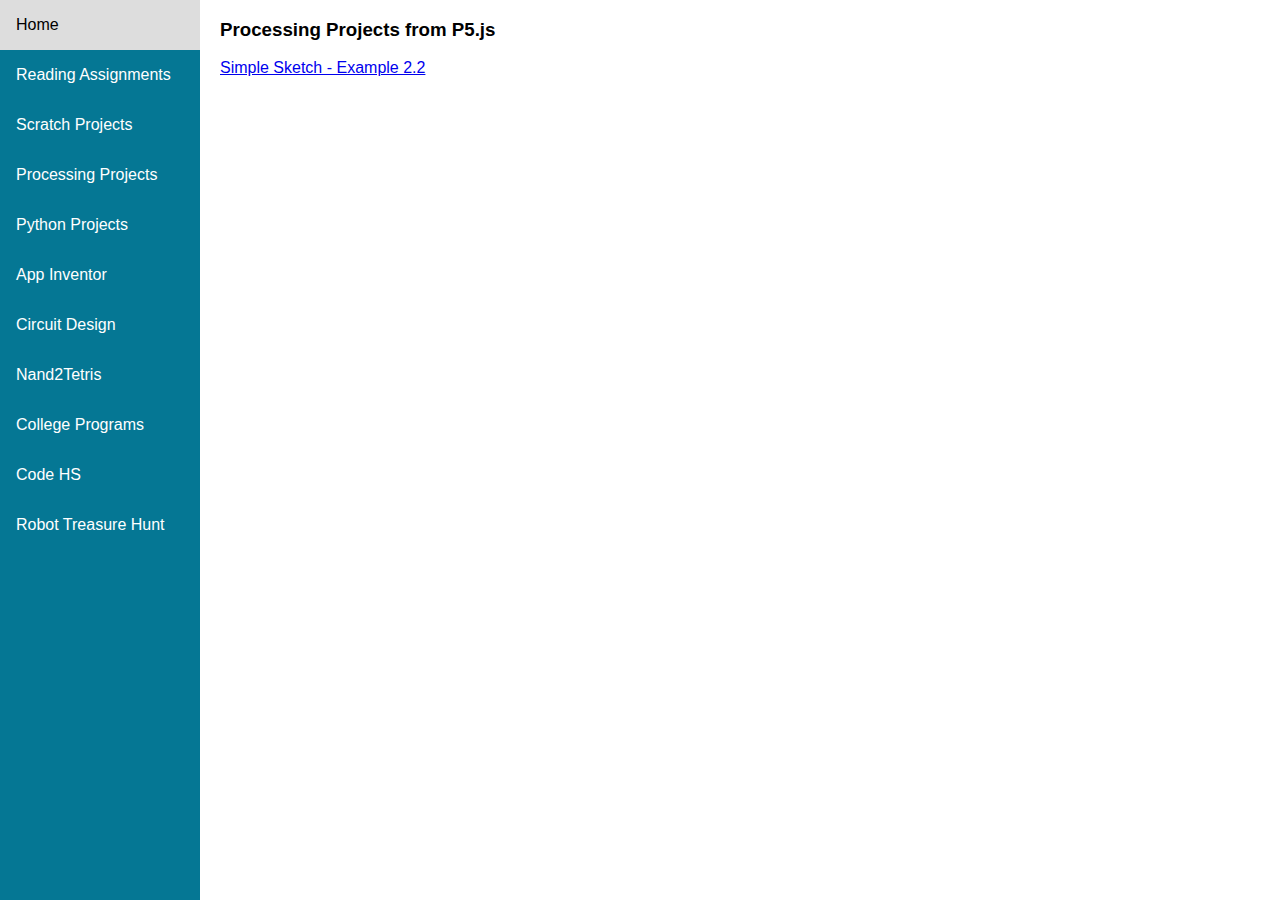
<file: Processing/index.html>
<!DOCTYPE html>
<html lang="en">
<head>
<title>Charles Hamilton</title>
<meta charset="utf-8">
<meta name="viewport" content="width=device-width, initial-scale=1">
<style>
* {
    box-sizing: border-box;
}

body {
    margin: 0;
    font-family: Arial, Helvetica, sans-serif;
}

/* Style the side navigation */
.sidenav {
    height: 100%;
    width: 200px;
    position: fixed;
    z-index: 1;
    top: 0;
    left: 0;
    background-color: rgb(5, 119, 148);
    overflow-x: hidden;
}


/* Side navigation links */
.sidenav a {
    color: white;
    padding: 16px;
    text-decoration: none;
    display: block;
}

/* Change color on hover */
.sidenav a:hover {
    background-color: #ddd;
    color: black;
}

/* Style the content */
.content {
    margin-left: 200px;
    padding-left: 20px;
}
</style>
</head>
<body>

<div class="sidenav">
    <a href="https://charlesphamilton.github.io/index.html">Home</a>
    <a href="https://charlesphamilton.github.io/ReadingAssignments/index.html">Reading Assignments</a>
    <a href="https://charlesphamilton.github.io/ScratchPractice/index.html">Scratch Projects</a>
    <a href="https://charlesphamilton.github.io/Processing/index.html">Processing Projects</a>
    <a href="https://charlesphamilton.github.io/Python/index.html">Python Projects</a>
    <a href="https://charlesphamilton.github.io/AppInventor/index.html">App Inventor</a>
    <a href="https://charlesphamilton.github.io/CircuitDesign/index.html">Circuit Design</a>
    <a href="https://charlesphamilton.github.io/Nand2Tetris/index.html">Nand2Tetris</a>
    <a href="https://charlesphamilton.github.io/CollegePrograms/index.html">College Programs</a>
    <a href="https://charlesphamilton.github.io/CodeHS/index.html">Code HS</a>
    <a href="https://charlesphamilton.github.io/RobotTreasureHunt/index.html">Robot Treasure Hunt</a>
</div>

<div class="content">
  <h3>Processing Projects from P5.js</h3>
  <p></p>
  <a href="https://charlesphamilton.github.io/Processing/SimpleSketch/index.html">Simple Sketch - Example 2.2</a>
</div>

</body>
</html>
</file>
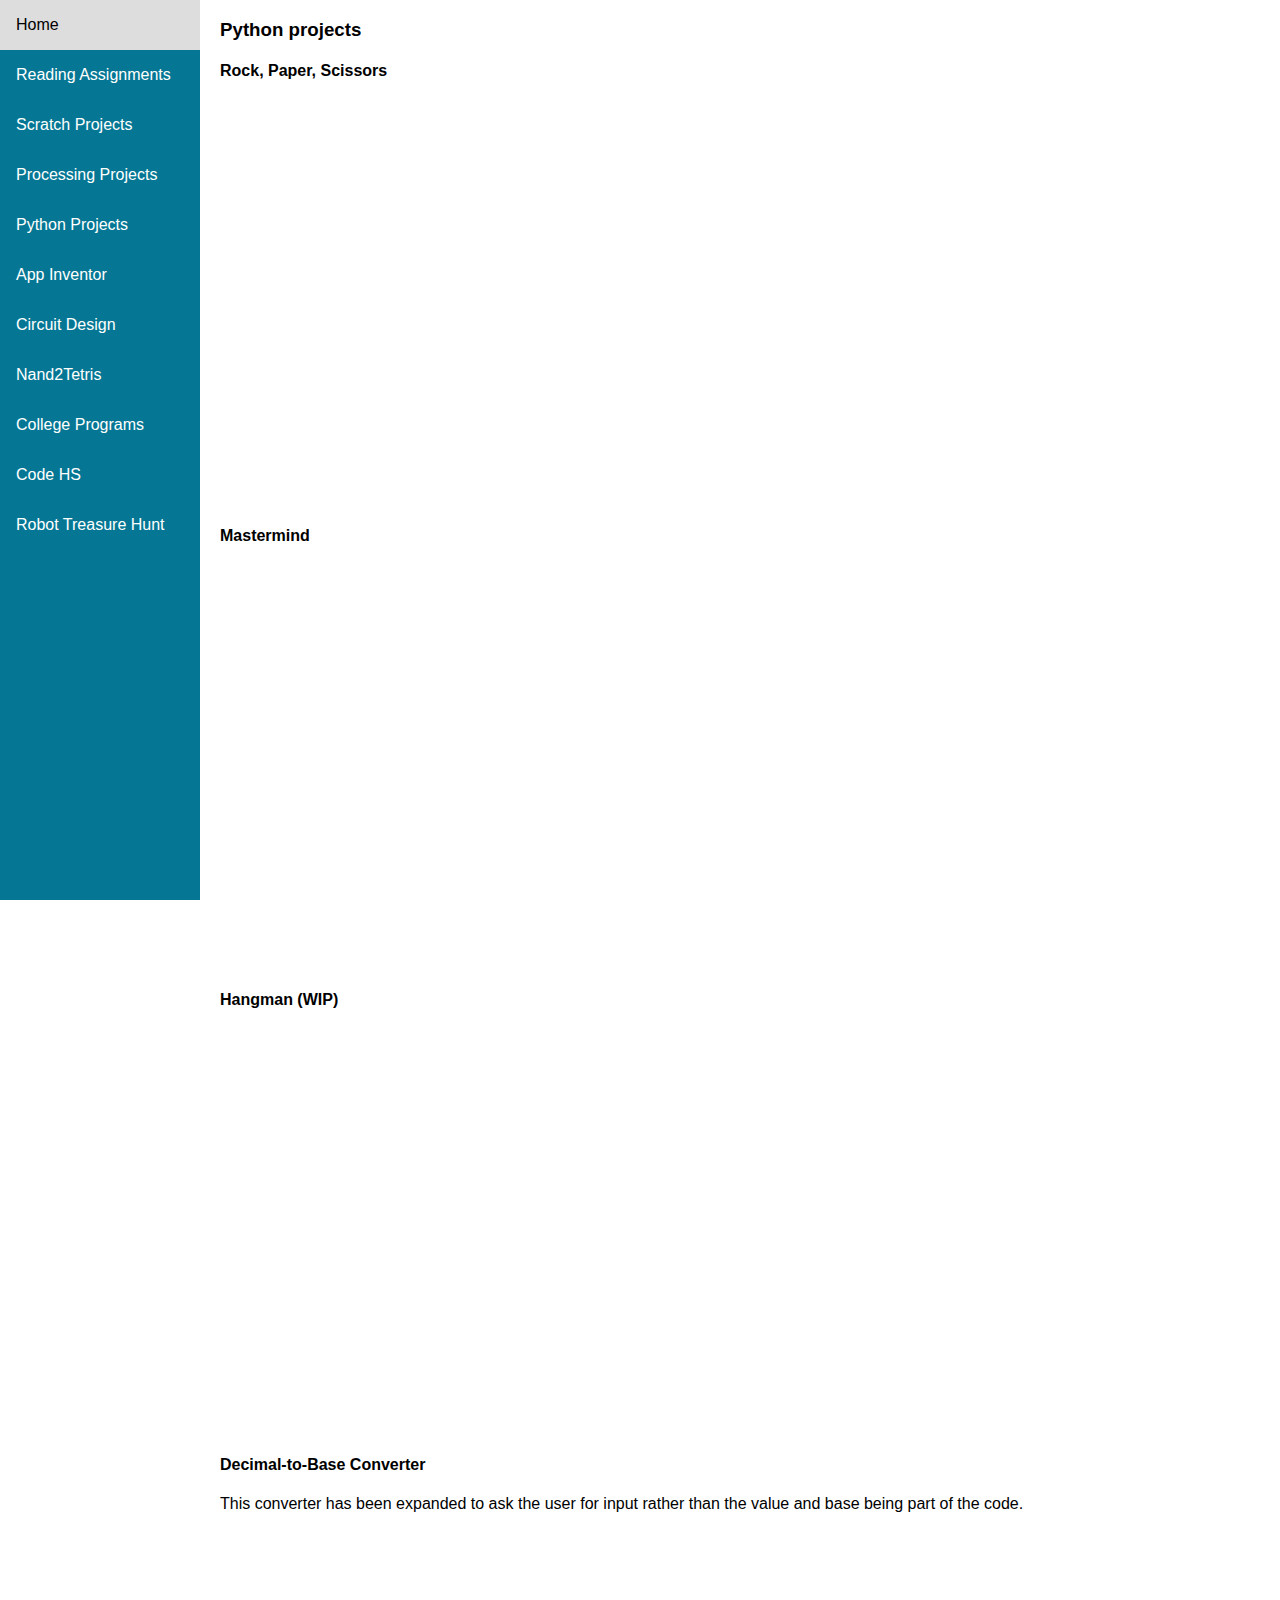
<file: Python/index.html>
<!DOCTYPE html>
<html lang="en">
<head>
<title>Charles Hamilton</title>
<meta charset="utf-8">
<meta name="viewport" content="width=device-width, initial-scale=1">
<style>
* {
    box-sizing: border-box;
}

body {
    margin: 0;
    font-family: Arial, Helvetica, sans-serif;
}

/* Style the side navigation */
.sidenav {
    height: 100%;
    width: 200px;
    position: fixed;
    z-index: 1;
    top: 0;
    left: 0;
    background-color: rgb(5, 119, 148);
    overflow-x: hidden;
}


/* Side navigation links */
.sidenav a {
    color: white;
    padding: 16px;
    text-decoration: none;
    display: block;
}

/* Change color on hover */
.sidenav a:hover {
    background-color: #ddd;
    color: black;
}

/* Style the content */
.content {
    margin-left: 200px;
    padding-left: 20px;
}
</style>
</head>
<body>

<div class="sidenav">
  <a href="https://charlesphamilton.github.io/index.html">Home</a>
  <a href="https://charlesphamilton.github.io/ReadingAssignments/index.html">Reading Assignments</a>
  <a href="https://charlesphamilton.github.io/ScratchPractice/index.html">Scratch Projects</a>
  <a href="https://charlesphamilton.github.io/Processing/index.html">Processing Projects</a>
  <a href="https://charlesphamilton.github.io/Python/index.html">Python Projects</a>
  <a href="https://charlesphamilton.github.io/AppInventor/index.html">App Inventor</a>
  <a href="https://charlesphamilton.github.io/CircuitDesign/index.html">Circuit Design</a>
  <a href="https://charlesphamilton.github.io/Nand2Tetris/index.html">Nand2Tetris</a>
  <a href="https://charlesphamilton.github.io/CollegePrograms/index.html">College Programs</a>
  <a href="https://charlesphamilton.github.io/CodeHS/index.html">Code HS</a>
  <a href="https://charlesphamilton.github.io/RobotTreasureHunt/index.html">Robot Treasure Hunt</a>
  
</div>

<div class="content">
  <h3>Python projects</h3>
  <div></div>
  <h4>Rock, Paper, Scissors</h4>
    <iframe height="400px" width="90%" src="https://repl.it/@CharlesPHamilto/Rock-paper-scissors-10?lite=true" scrolling="no" frameborder="no" allowtransparency="true" allowfullscreen="true" sandbox="allow-forms allow-pointer-lock allow-popups allow-same-origin allow-scripts allow-modals"></iframe>
  <div></div>
  <h4>Mastermind</h4>
  <iframe height="400px" width="90%" src="https://repl.it/@CharlesPHamilto/Mastermind-10?lite=true" scrolling="no" frameborder="no" allowtransparency="true" allowfullscreen="true" sandbox="allow-forms allow-pointer-lock allow-popups allow-same-origin allow-scripts allow-modals"></iframe>
  <div></div>
  <h4>Hangman (WIP)</h4>
  <iframe height="400px" width="90%" src="https://repl.it/@CharlesPHamilto/Hangman-11618?lite=true" scrolling="no" frameborder="no" allowtransparency="true" allowfullscreen="true" sandbox="allow-forms allow-pointer-lock allow-popups allow-same-origin allow-scripts allow-modals"></iframe>
  <div></div>
  <h4>Decimal-to-Base Converter</h4>
  <p>This converter has been expanded to ask the user for input rather than the value and base being part of the code.</p>
  <iframe height="400px" width="90%" src="https://repl.it/@CharlesPHamilto/Decimal-to-new-base-converter-10?lite=true" scrolling="no" frameborder="no" allowtransparency="true" allowfullscreen="true" sandbox="allow-forms allow-pointer-lock allow-popups allow-same-origin allow-scripts allow-modals"></iframe>
  </div>

</body>
</html>
</file>
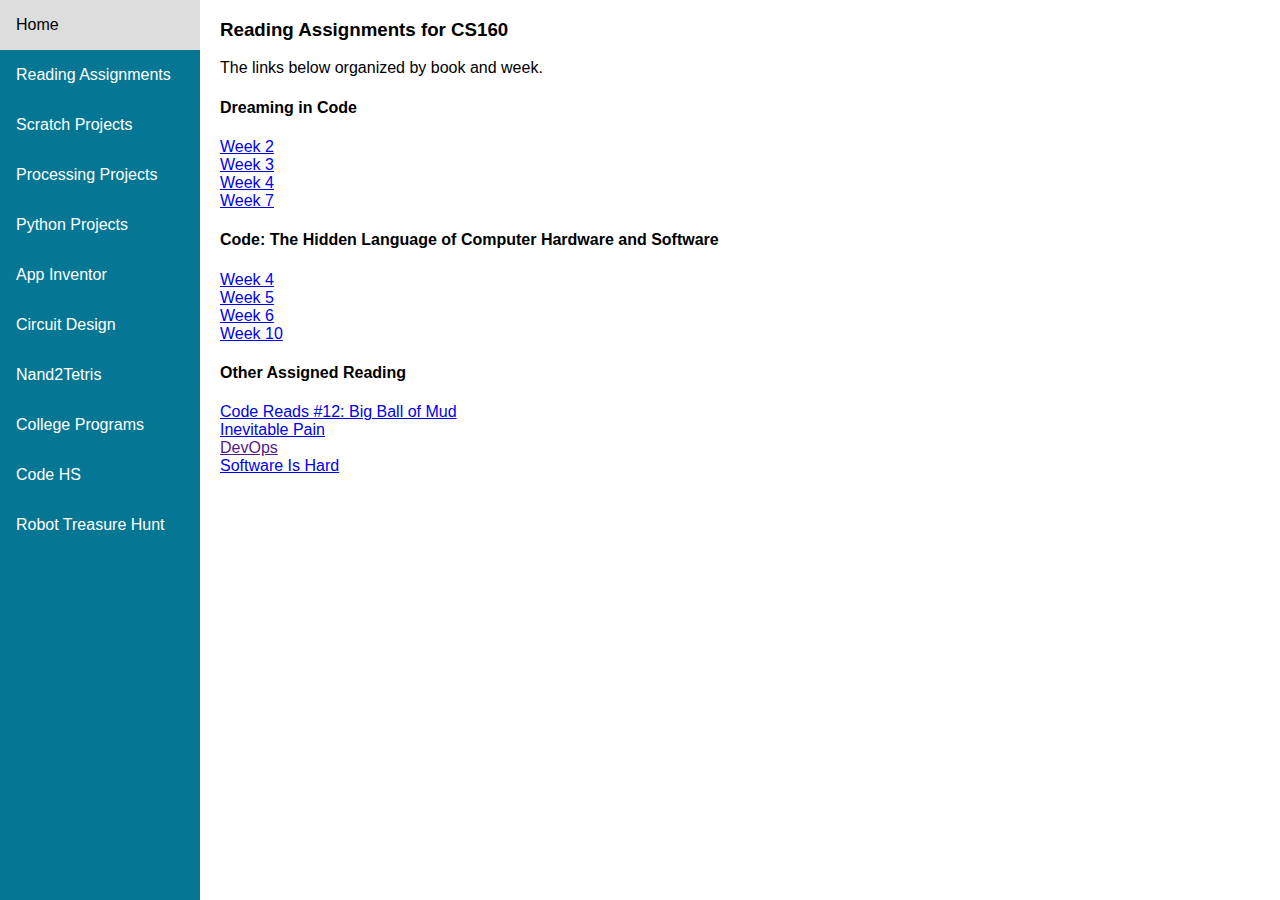
<file: ReadingAssignments/index.html>
<!DOCTYPE html>
<html lang="en">
<head>
<title>Charles Hamilton</title>
<meta charset="utf-8">
<meta name="viewport" content="width=device-width, initial-scale=1">
<style>
* {
    box-sizing: border-box;
}

body {
    margin: 0;
    font-family: Arial, Helvetica, sans-serif;
}

/* Style the side navigation */
.sidenav {
    height: 100%;
    width: 200px;
    position: fixed;
    z-index: 1;
    top: 0;
    left: 0;
    background-color: rgb(5, 119, 148);
    overflow-x: hidden;
}


/* Side navigation links */
.sidenav a {
    color: white;
    padding: 16px;
    text-decoration: none;
    display: block;
}

/* Change color on hover */
.sidenav a:hover {
    background-color: #ddd;
    color: black;
}

/* Style the content */
.content {
    margin-left: 200px;
    padding-left: 20px;
}
</style>
</head>
<body>

<div class="sidenav">
    <a href="https://charlesphamilton.github.io/index.html">Home</a>
    <a href="https://charlesphamilton.github.io/ReadingAssignments/index.html">Reading Assignments</a>
    <a href="https://charlesphamilton.github.io/ScratchPractice/index.html">Scratch Projects</a>
    <a href="https://charlesphamilton.github.io/Processing/index.html">Processing Projects</a>
    <a href="https://charlesphamilton.github.io/Python/index.html">Python Projects</a>
    <a href="https://charlesphamilton.github.io/AppInventor/index.html">App Inventor</a>
    <a href="https://charlesphamilton.github.io/CircuitDesign/index.html">Circuit Design</a>
    <a href="https://charlesphamilton.github.io/Nand2Tetris/index.html">Nand2Tetris</a>
    <a href="https://charlesphamilton.github.io/CollegePrograms/index.html">College Programs</a>
    <a href="https://charlesphamilton.github.io/CodeHS/index.html">Code HS</a>
    <a href="https://charlesphamilton.github.io/RobotTreasureHunt/index.html">Robot Treasure Hunt</a>
</div>

<div class="content">
  <h3>Reading Assignments for CS160</h3>
    <p>The links below organized by book and week.</p>
  <h4>Dreaming in Code</h4>
    <a href="https://drive.google.com/open?id=1ayLElh7x0V6h9-7NsjeFCHoxTj0rSDY5UUojoKyWxY4">Week 2</a>
    <div></div>
    <a href="https://docs.google.com/document/d/1aeHfIWr_WZdS8naqvikFYBv0AEpJMrQOIa3TGaaMrSo/edit?usp=sharing">Week 3</a>
    <div></div>
    <a href="https://docs.google.com/document/d/179RJ3AReILj-_nmOFYE7nd51Fwfe4LJqsLL8t-gxdlQ/edit?usp=sharing">Week 4</a>
    <div></div>
    <a href="https://docs.google.com/document/d/1E7HNAVTSCqajepPq883EIrK013D8tqlCiQOLAs0e2n4/edit?usp=sharing">Week 7</a>
  <h4>Code: The Hidden Language of Computer Hardware and Software</h4>
    <a href="https://docs.google.com/document/d/1WYiA_63UtfrQTWboVmVShzD0Kn_qyZShxyIJDCGfODY/edit?usp=sharing">Week 4</a>
    <div></div>
    <a href="https://docs.google.com/document/d/1pYkXOjLo6-hygsv__WSZxDkhKrk2wz1GtrwNyLdpf3I/edit?usp=sharing">Week 5</a>
    <div></div>
    <a href="https://docs.google.com/document/d/1nmEYeMtNn43cZJOlLq3ufINSsdxX8JyqO5-Jmb0PD-w/edit?usp=sharing">Week 6</a>
    <div></div>
    <a href="https://docs.google.com/document/d/1kdm0wUn6PSgvvngloZQCKXKOPcYakXzvnLZeDuyAKa8/edit?usp=sharing">Week 10</a>
  <h4>Other Assigned Reading</h4>
    <a href="https://docs.google.com/document/d/1w3wA1T73X0bpXe5Ss4Ab78PG8-4-rkqqgOMX9O5lcOU/edit?usp=sharing">Code Reads #12: Big Ball of Mud</a>
    <div></div>
    <a href="https://docs.google.com/document/d/1qnjui7cUMKUHkdcaGPsHMHFKNsj-0FS2AyewG8vrup0/edit?usp=sharing">Inevitable Pain</a>
    <div></div>
    <a href="">DevOps</a>
    <div></div>
    <a href="https://docs.google.com/document/d/1p-j71LqCQpAxOxfFlCBZ9IAMYiSSS-tmJu0KJZAhD-U/edit?usp=sharing">Software Is Hard</a>
</div>

</body>
</html>
</file>
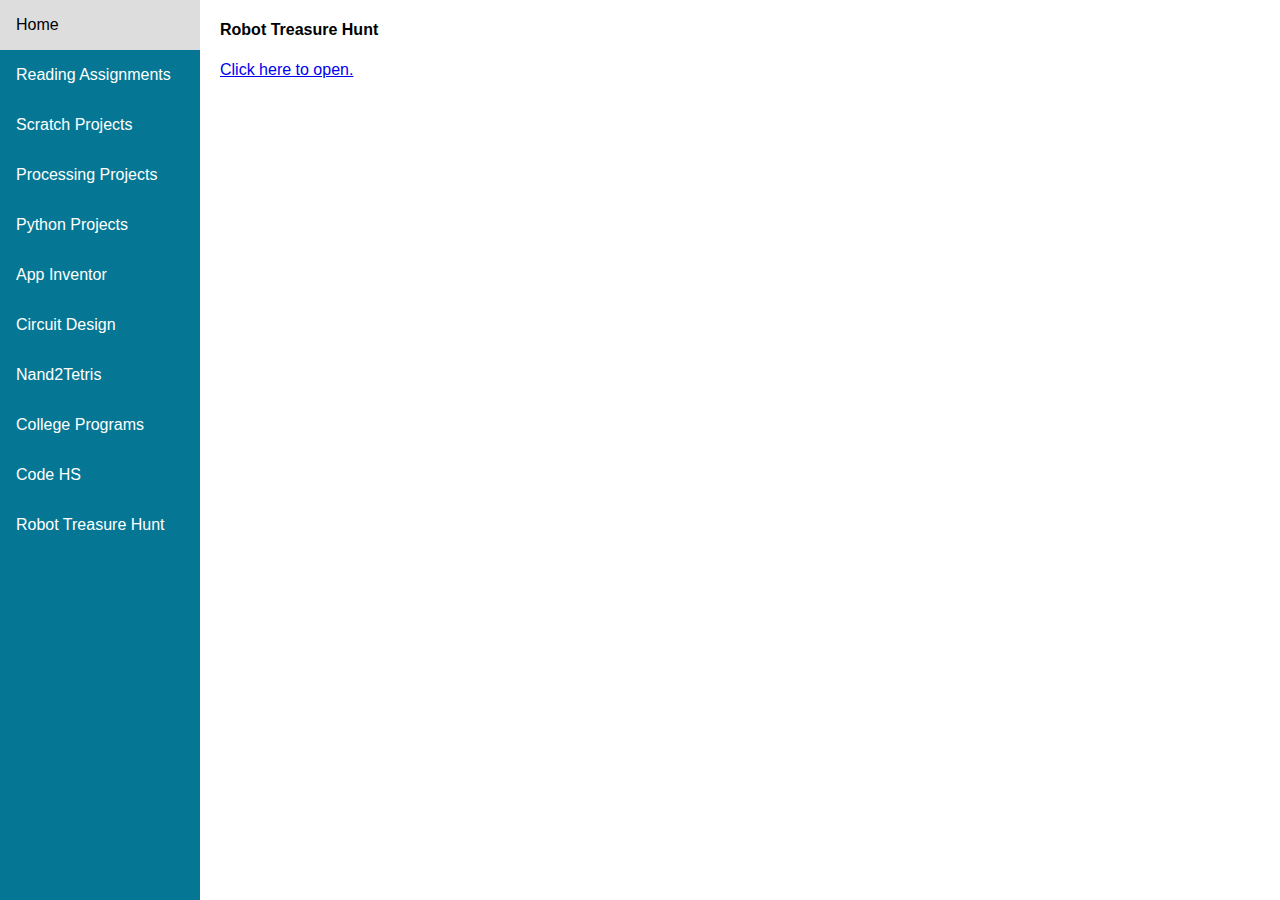
<file: RobotTreasureHunt/index.html>
<!DOCTYPE html>
<html lang="en">
<head>
<title>Charles Hamilton</title>
<meta charset="utf-8">
<meta name="viewport" content="width=device-width, initial-scale=1">
<style>
* {
    box-sizing: border-box;
}

body {
    margin: 0;
    font-family: Arial, Helvetica, sans-serif;
}

/* Style the side navigation */
.sidenav {
    height: 100%;
    width: 200px;
    position: fixed;
    z-index: 1;
    top: 0;
    left: 0;
    background-color: rgb(5, 119, 148);
    overflow-x: hidden;
}


/* Side navigation links */
.sidenav a {
    color: white;
    padding: 16px;
    text-decoration: none;
    display: block;
}

/* Change color on hover */
.sidenav a:hover {
    background-color: #ddd;
    color: black;
}

/* Style the content */
.content {
    margin-left: 200px;
    padding-left: 20px;
}
</style>
</head>
<body>

<div class="sidenav">
  <a href="https://charlesphamilton.github.io/index.html">Home</a>
  <a href="https://charlesphamilton.github.io/ReadingAssignments/index.html">Reading Assignments</a>
  <a href="https://charlesphamilton.github.io/ScratchPractice/index.html">Scratch Projects</a>
  <a href="https://charlesphamilton.github.io/Processing/index.html">Processing Projects</a>
  <a href="https://charlesphamilton.github.io/Python/index.html">Python Projects</a>
  <a href="https://charlesphamilton.github.io/AppInventor/index.html">App Inventor</a>
  <a href="https://charlesphamilton.github.io/CircuitDesign/index.html">Circuit Design</a>
  <a href="https://charlesphamilton.github.io/Nand2Tetris/index.html">Nand2Tetris</a>
  <a href="https://charlesphamilton.github.io/CollegePrograms/index.html">College Programs</a>
  <a href="https://charlesphamilton.github.io/CodeHS/index.html">Code HS</a>
  <a href="https://charlesphamilton.github.io/RobotTreasureHunt/index.html">Robot Treasure Hunt</a>
</div>

<div class="content">
  <h4>Robot Treasure Hunt</h4>
  <a href="https://docs.google.com/document/d/1YFljcOiDKCjo3nbvq90JY9j_FNe13gT2E2iyUnc6CWQ/edit?usp=sharing">Click here to open.</a>
</div>

</body>
</html>
</file>
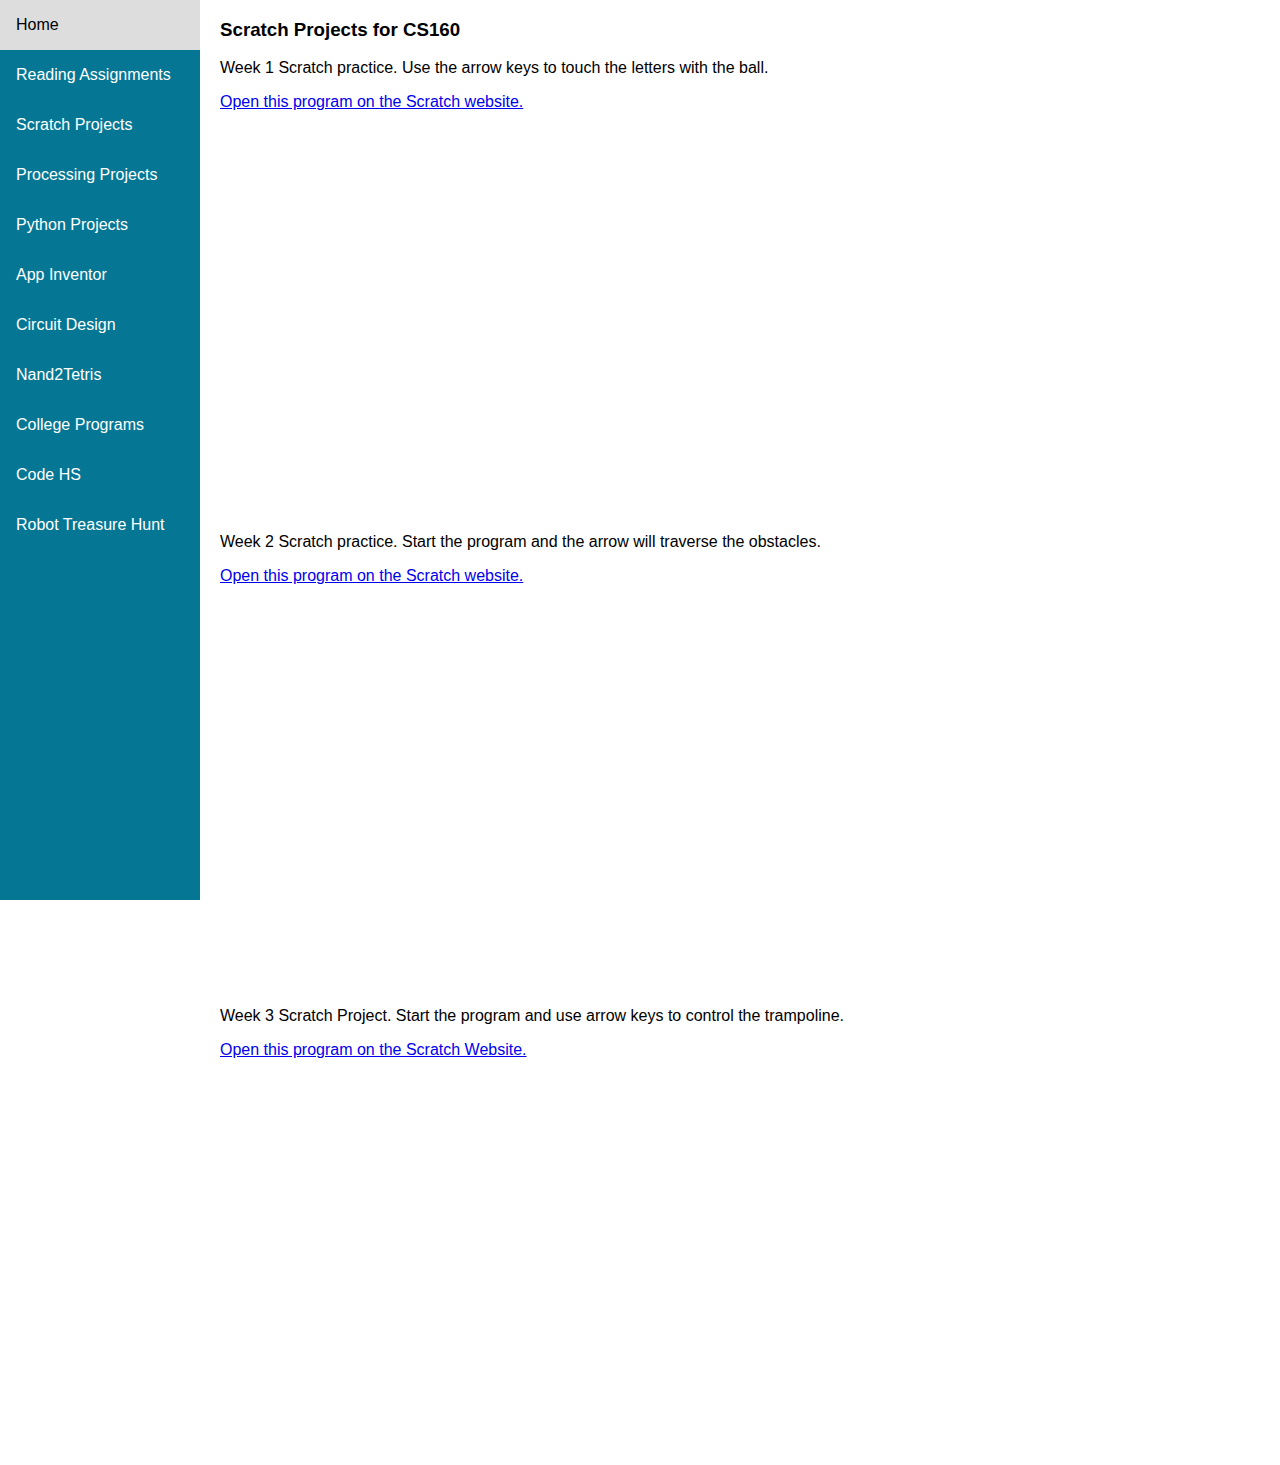
<file: ScratchPractice/index.html>
<!DOCTYPE html>
<html lang="en">
<head>
<title>Charles Hamilton</title>
<meta charset="utf-8">
<meta name="viewport" content="width=device-width, initial-scale=1">
<style>
* {
    box-sizing: border-box;
}

body {
    margin: 0;
    font-family: Arial, Helvetica, sans-serif;
}

/* Style the side navigation */
.sidenav {
    height: 100%;
    width: 200px;
    position: fixed;
    z-index: 1;
    top: 0;
    left: 0;
    background-color: rgb(5, 119, 148);
    overflow-x: hidden;
}


/* Side navigation links */
.sidenav a {
    color: white;
    padding: 16px;
    text-decoration: none;
    display: block;
}

/* Change color on hover */
.sidenav a:hover {
    background-color: #ddd;
    color: black;
}

/* Style the content */
.content {
    margin-left: 200px;
    padding-left: 20px;
}
</style>
</head>
<body>

<div class="sidenav">
    <a href="https://charlesphamilton.github.io/index.html">Home</a>
    <a href="https://charlesphamilton.github.io/ReadingAssignments/index.html">Reading Assignments</a>
    <a href="https://charlesphamilton.github.io/ScratchPractice/index.html">Scratch Projects</a>
    <a href="https://charlesphamilton.github.io/Processing/index.html">Processing Projects</a>
    <a href="https://charlesphamilton.github.io/Python/index.html">Python Projects</a>
    <a href="https://charlesphamilton.github.io/AppInventor/index.html">App Inventor</a>
    <a href="https://charlesphamilton.github.io/CircuitDesign/index.html">Circuit Design</a>
    <a href="https://charlesphamilton.github.io/Nand2Tetris/index.html">Nand2Tetris</a>
    <a href="https://charlesphamilton.github.io/CollegePrograms/index.html">College Programs</a>
    <a href="https://charlesphamilton.github.io/CodeHS/index.html">Code HS</a>
    <a href="https://charlesphamilton.github.io/RobotTreasureHunt/index.html">Robot Treasure Hunt</a>
</div>

<div class="content">
  <h3>Scratch Projects for CS160</h3>
  <p>Week 1 Scratch practice. Use the arrow keys to touch the letters with the ball.</p>
  <a href="https://scratch.mit.edu/projects/249441894/">Open this program on the Scratch website.</a>
  <div></div>      
  <iframe allowtransparency="true" width="485" height="402" src="//scratch.mit.edu/projects/embed/249441894/?autostart=false" frameborder="0" allowfullscreen></iframe>  
  <p>Week 2 Scratch practice. Start the program and the arrow will traverse the obstacles.</p>
  <a href="https://scratch.mit.edu/projects/250456704/">Open this program on the Scratch website.</a>      
  <div></div>
  <iframe allowtransparency="true" width="485" height="402" src="//scratch.mit.edu/projects/embed/250456704/?autostart=false" frameborder="0" allowfullscreen></iframe>  
  <p>Week 3 Scratch Project. Start the program and use arrow keys to control the trampoline.</p>
  <a href="https://scratch.mit.edu/projects/269471565/">Open this program on the Scratch Website.</a>      
  <div></div>
  <iframe allowtransparency="true" width="485" height="402" src="//scratch.mit.edu/projects/embed/269471565/?autostart=false" frameborder="0" allowfullscreen></iframe>
</div>

</body>
</html>
</file>
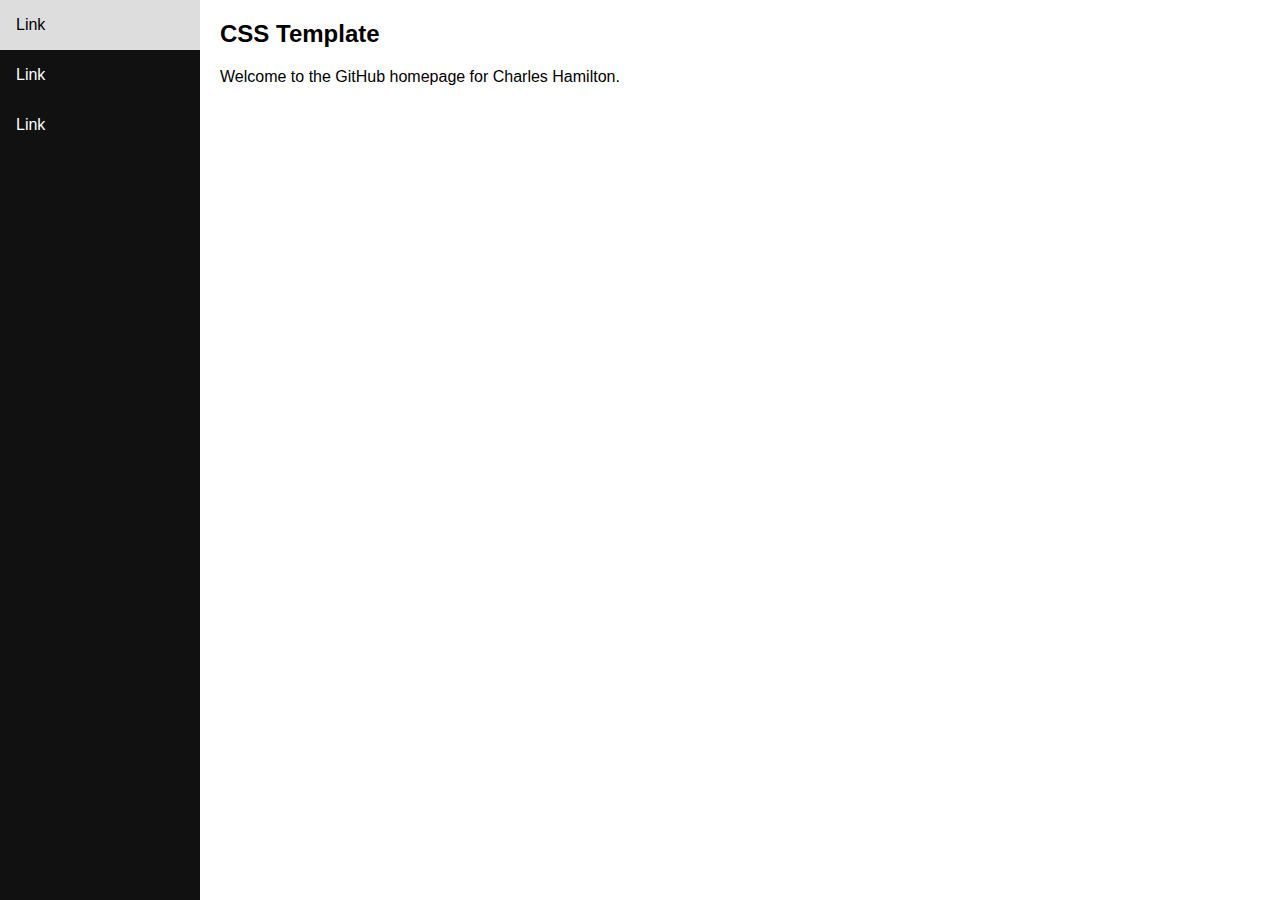
<file: home.html>
<!DOCTYPE html>
<html lang="en">
<head>
<title>GitHub homepage for Charles Hamilton</title>
<meta charset="utf-8">
<meta name="viewport" content="width=device-width, initial-scale=1">
<style>
* {
    box-sizing: border-box;
}

body {
    margin: 0;
    font-family: Arial, Helvetica, sans-serif;
}

/* Style the side navigation */
.sidenav {
    height: 100%;
    width: 200px;
    position: fixed;
    z-index: 1;
    top: 0;
    left: 0;
    background-color: #111;
    overflow-x: hidden;
}


/* Side navigation links */
.sidenav a {
    color: white;
    padding: 16px;
    text-decoration: none;
    display: block;
}

/* Change color on hover */
.sidenav a:hover {
    background-color: #ddd;
    color: black;
}

/* Style the content */
.content {
    margin-left: 200px;
    padding-left: 20px;
}
</style>
</head>
<body>

<div class="sidenav">
  <a href="#">Link</a>
  <a href="#">Link</a>
  <a href="#">Link</a>
</div>

<div class="content">
  <h2>CSS Template</h2>
  <p>Welcome to the GitHub homepage for Charles Hamilton.</p>
</div>

</body>
</html>
</file>
